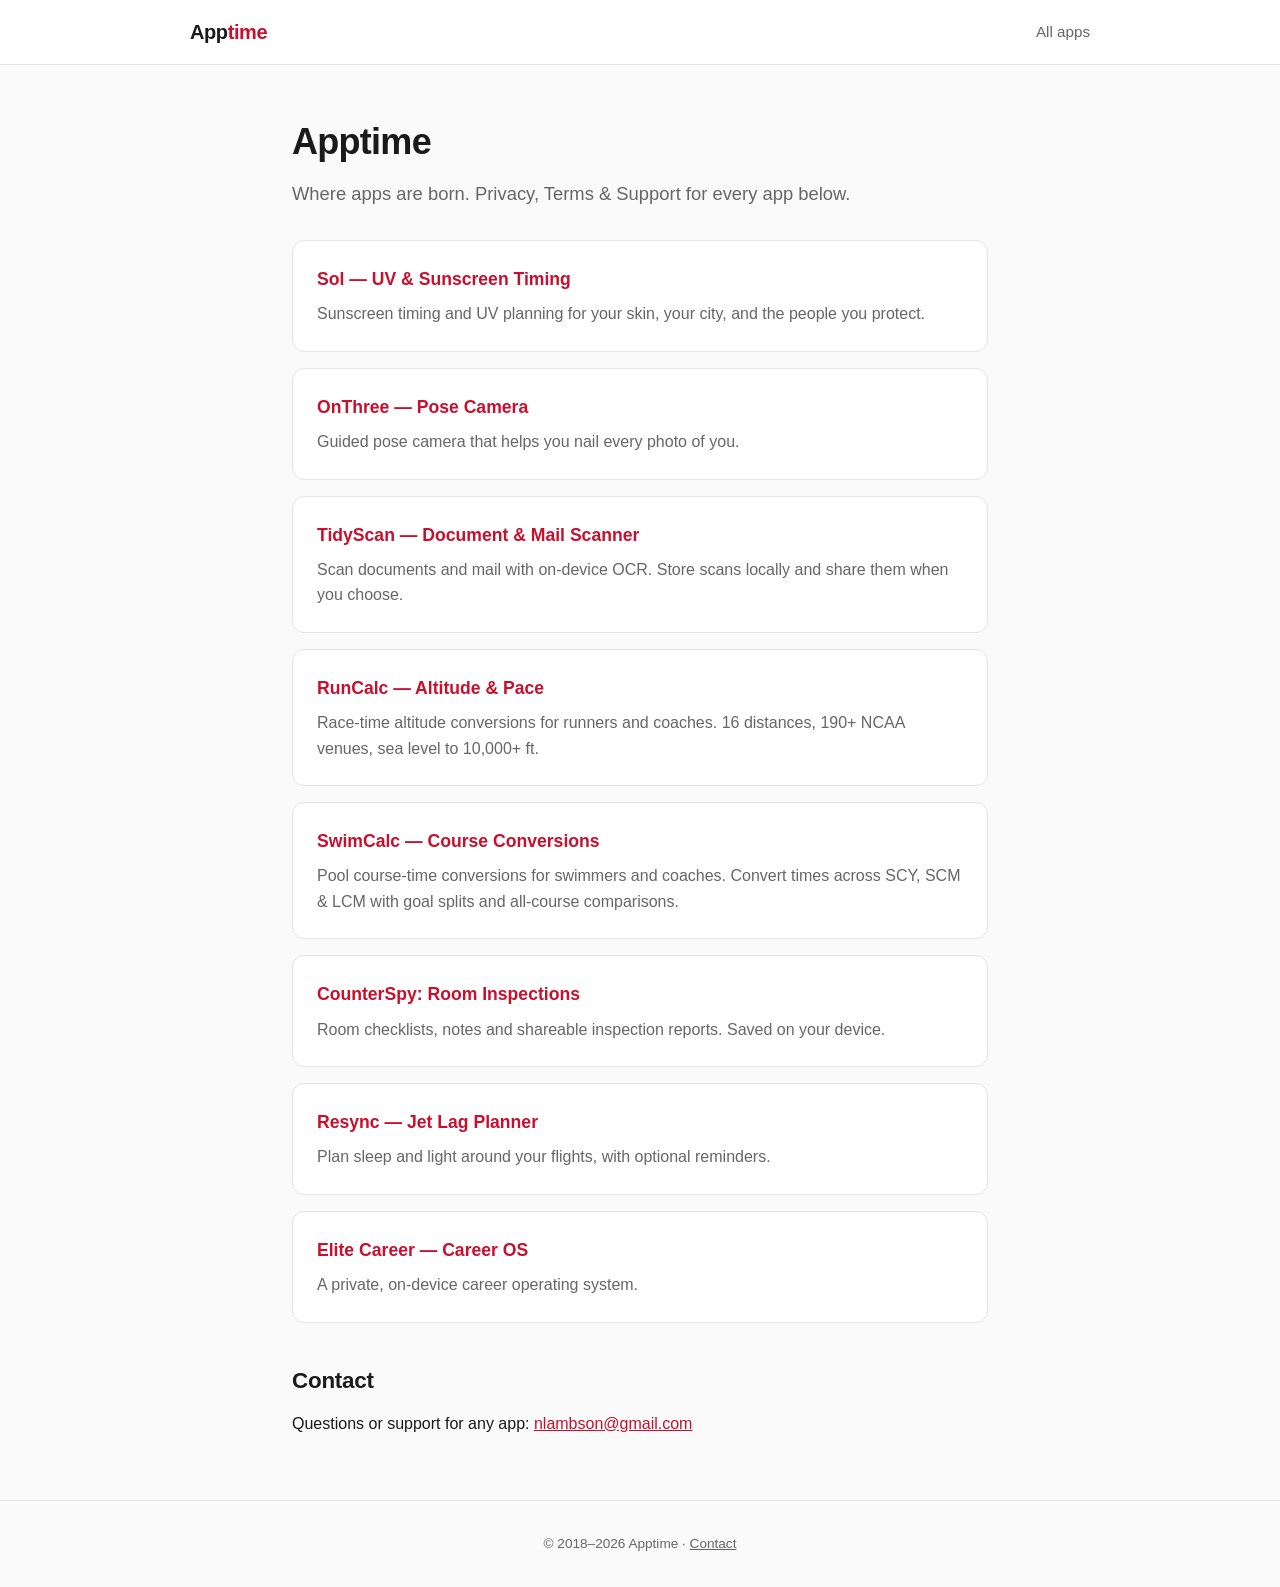
<file: index.html>
<!DOCTYPE html>
<html lang="en">
<head>
<meta charset="utf-8">
<meta name="viewport" content="width=device-width, initial-scale=1">
<title>Apptime — Apps by Nathan Lambson</title>
<link rel="stylesheet" href="/style.css">
</head>
<body>
<header>
  <nav>
    <a href="/" class="brand">App<span>time</span></a>
    <div class="links">
      <a href="/">All apps</a>
    </div>
  </nav>
</header>
<main>
  <h1>Apptime</h1>
  <p class="lede">Where apps are born. Privacy, Terms &amp; Support for every app below.</p>

  <a href="/sol.html" class="card">
    <h3>Sol — UV &amp; Sunscreen Timing</h3>
    <p>Sunscreen timing and UV planning for your skin, your city, and the people you protect.</p>
  </a>

  <a href="/onthree.html" class="card">
    <h3>OnThree — Pose Camera</h3>
    <p>Guided pose camera that helps you nail every photo of you.</p>
  </a>

  <a href="/tidyscan.html" class="card">
    <h3>TidyScan — Document &amp; Mail Scanner</h3>
    <p>Scan documents and mail with on-device OCR. Store scans locally and share them when you choose.</p>
  </a>

  <a href="/runcalc.html" class="card">
    <h3>RunCalc — Altitude &amp; Pace</h3>
    <p>Race-time altitude conversions for runners and coaches. 16 distances, 190+ NCAA venues, sea level to 10,000+ ft.</p>
  </a>

  <a href="/swimcalc.html" class="card">
    <h3>SwimCalc — Course Conversions</h3>
    <p>Pool course-time conversions for swimmers and coaches. Convert times across SCY, SCM &amp; LCM with goal splits and all-course comparisons.</p>
  </a>

  <a href="/counterspy.html" class="card">
    <h3>CounterSpy: Room Inspections</h3>
    <p>Room checklists, notes and shareable inspection reports. Saved on your device.</p>
  </a>

  <a href="/resync.html" class="card">
    <h3>Resync — Jet Lag Planner</h3>
    <p>Plan sleep and light around your flights, with optional reminders.</p>
  </a>

  <a href="/haos.html" class="card">
    <h3>Elite Career — Career OS</h3>
    <p>A private, on-device career operating system.</p>
  </a>

  <h2>Contact</h2>
  <p>Questions or support for any app: <a href="mailto:nlambson@gmail.com">nlambson@gmail.com</a></p>
</main>
<footer>
  &copy; 2018&ndash;2026 Apptime &middot; <a href="mailto:nlambson@gmail.com">Contact</a>
</footer>
</body>
</html>
</file>
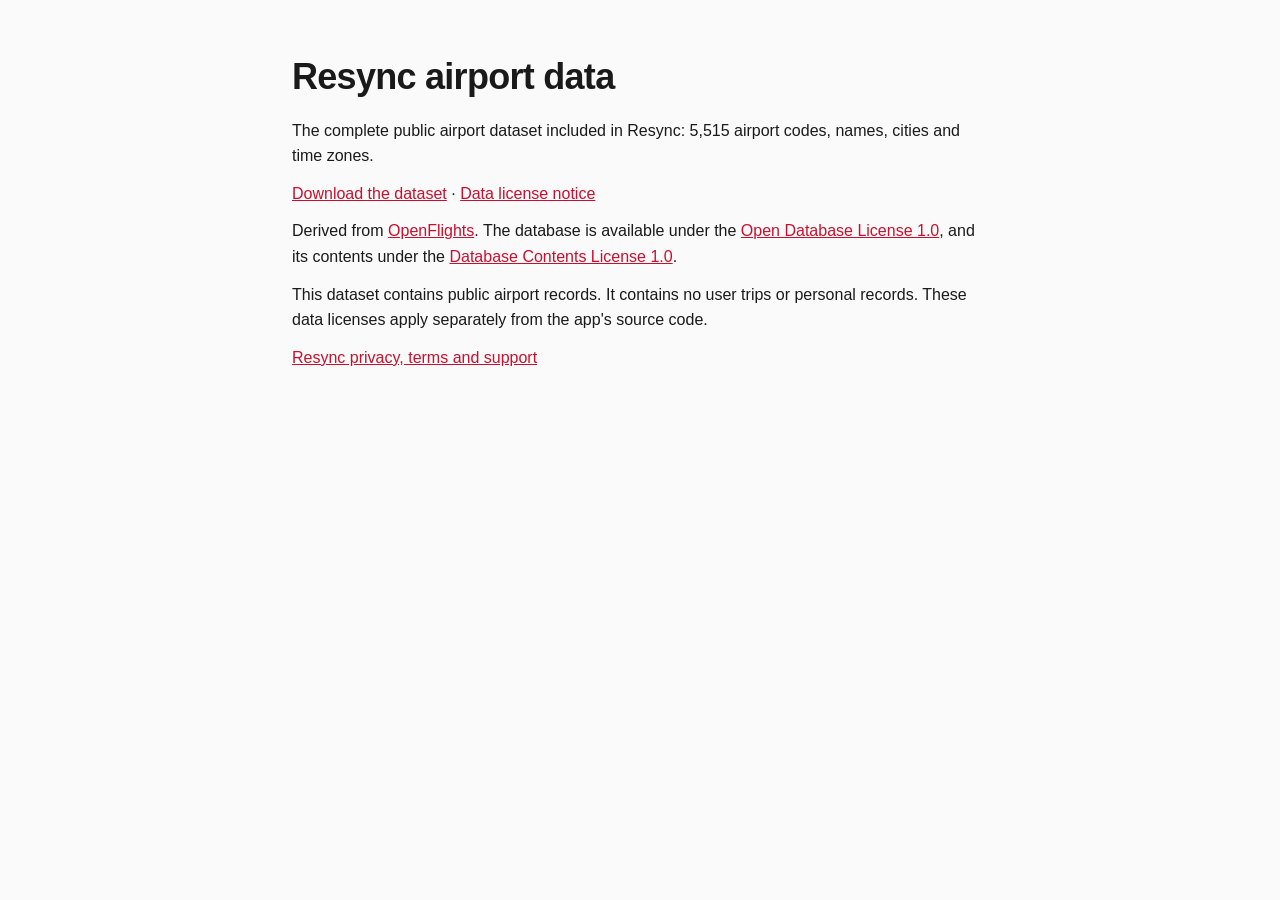
<file: data/resync/index.html>
<!doctype html>
<html lang="en">
<head><meta charset="utf-8"><meta name="viewport" content="width=device-width, initial-scale=1"><title>Resync airport data</title><link rel="stylesheet" href="/style.css"></head>
<body><main>
<h1>Resync airport data</h1>
<p>The complete public airport dataset included in Resync: 5,515 airport codes, names, cities and time zones.</p>
<p><a href="Airports.json">Download the dataset</a> &middot; <a href="LICENSE.txt">Data license notice</a></p>
<p>Derived from <a href="https://openflights.org/data.php#license">OpenFlights</a>. The database is available under the <a href="https://opendatacommons.org/licenses/odbl/1-0/">Open Database License 1.0</a>, and its contents under the <a href="https://opendatacommons.org/licenses/dbcl/1-0/">Database Contents License 1.0</a>.</p>
<p>This dataset contains public airport records. It contains no user trips or personal records. These data licenses apply separately from the app's source code.</p>
<p><a href="/resync.html">Resync privacy, terms and support</a></p>
</main></body></html>
</file>
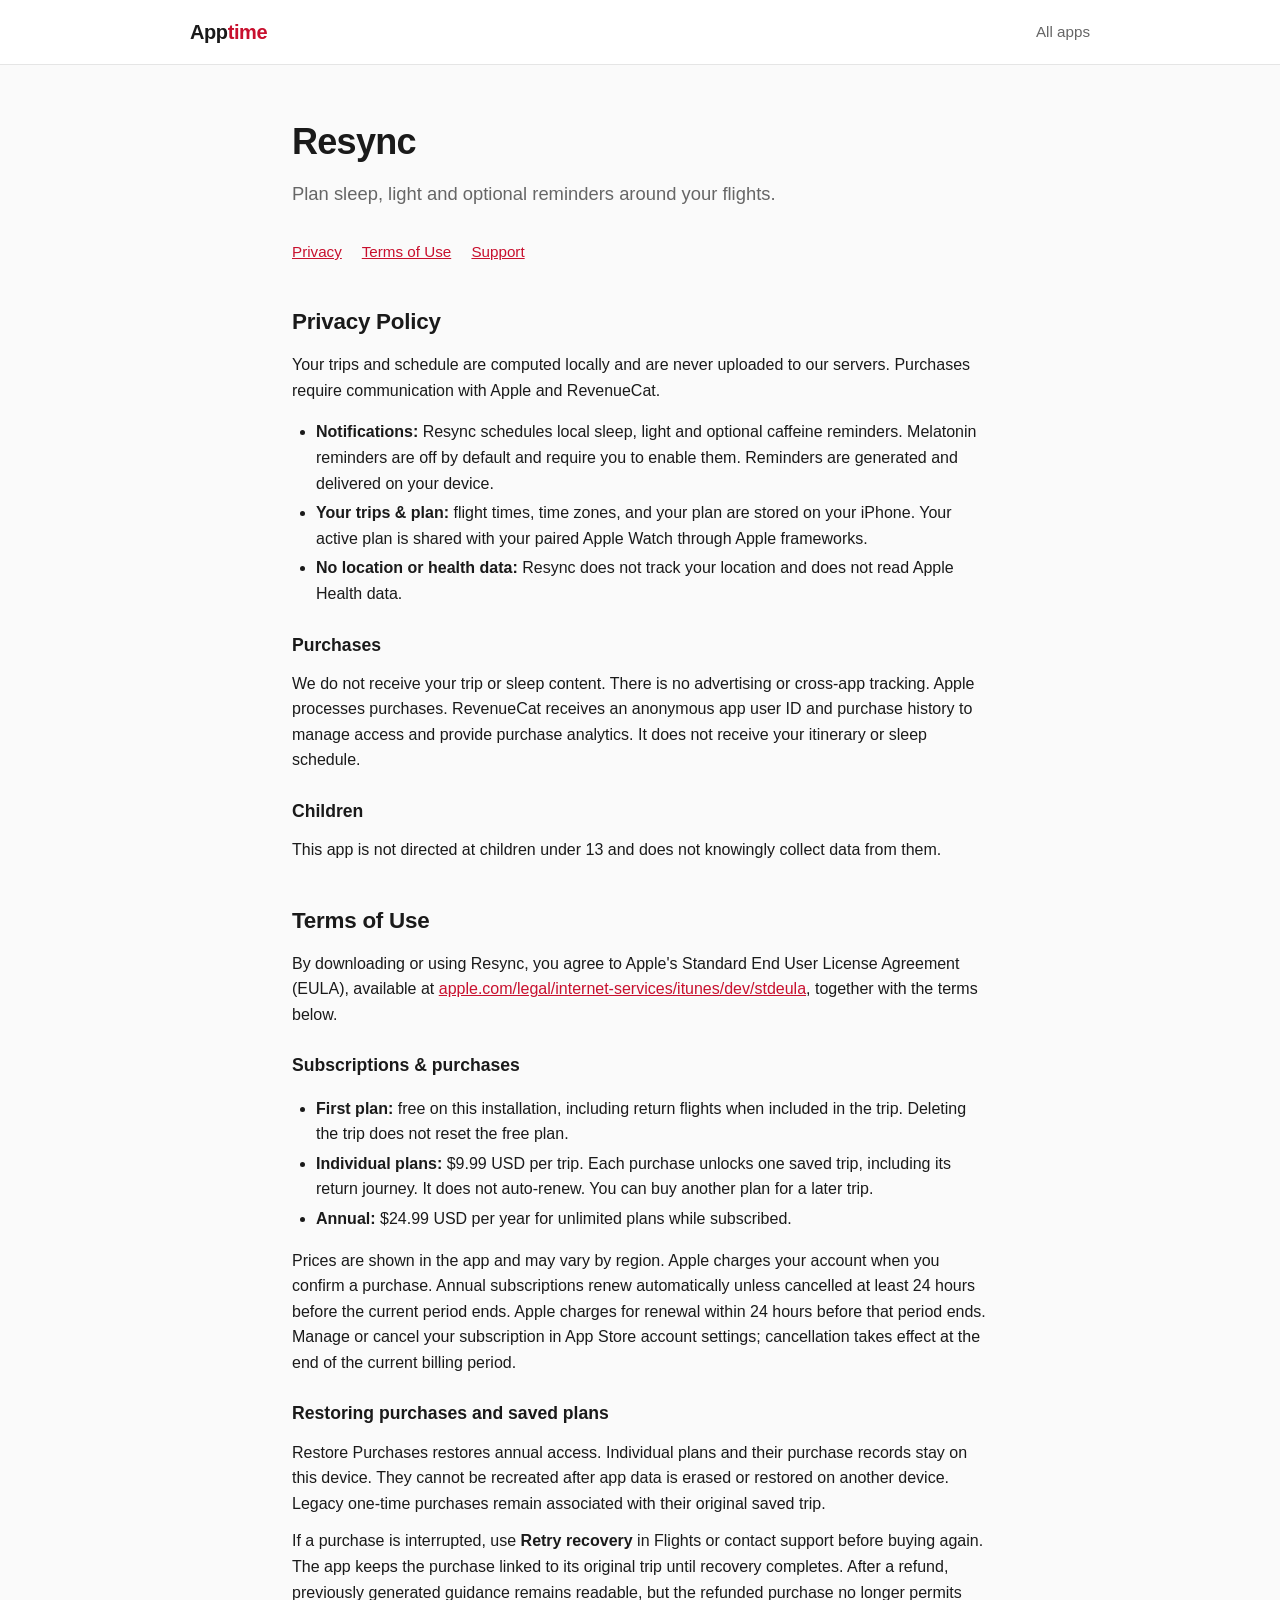
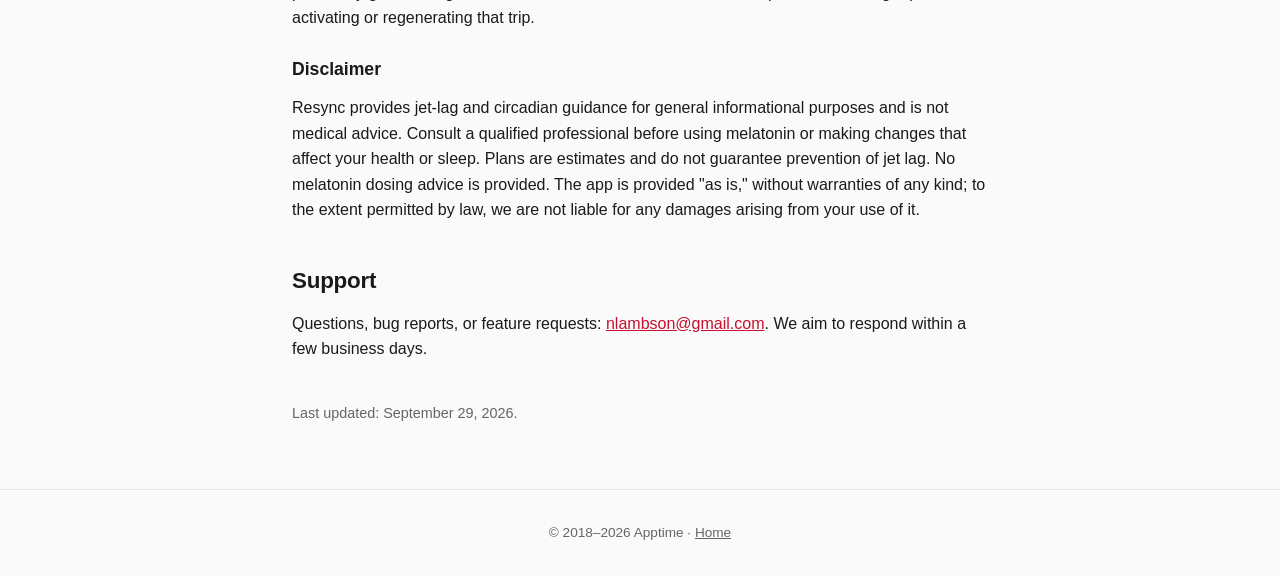
<file: resync/privacy/index.html>
<!DOCTYPE html>
<html lang="en">
<head>
<meta charset="utf-8">
<meta name="viewport" content="width=device-width, initial-scale=1">
<meta http-equiv="refresh" content="0; url=/resync.html">
<link rel="canonical" href="/resync.html">
<title>Resync — Privacy, Terms &amp; Support</title>
<link rel="stylesheet" href="/style.css">
</head>
<body>
<main>
  <p>This page has moved to <a href="/resync.html">nlambson.github.io/resync.html</a>. Redirecting&hellip;</p>
</main>
<script>location.replace("/resync.html");</script>
</body>
</html>
</file>
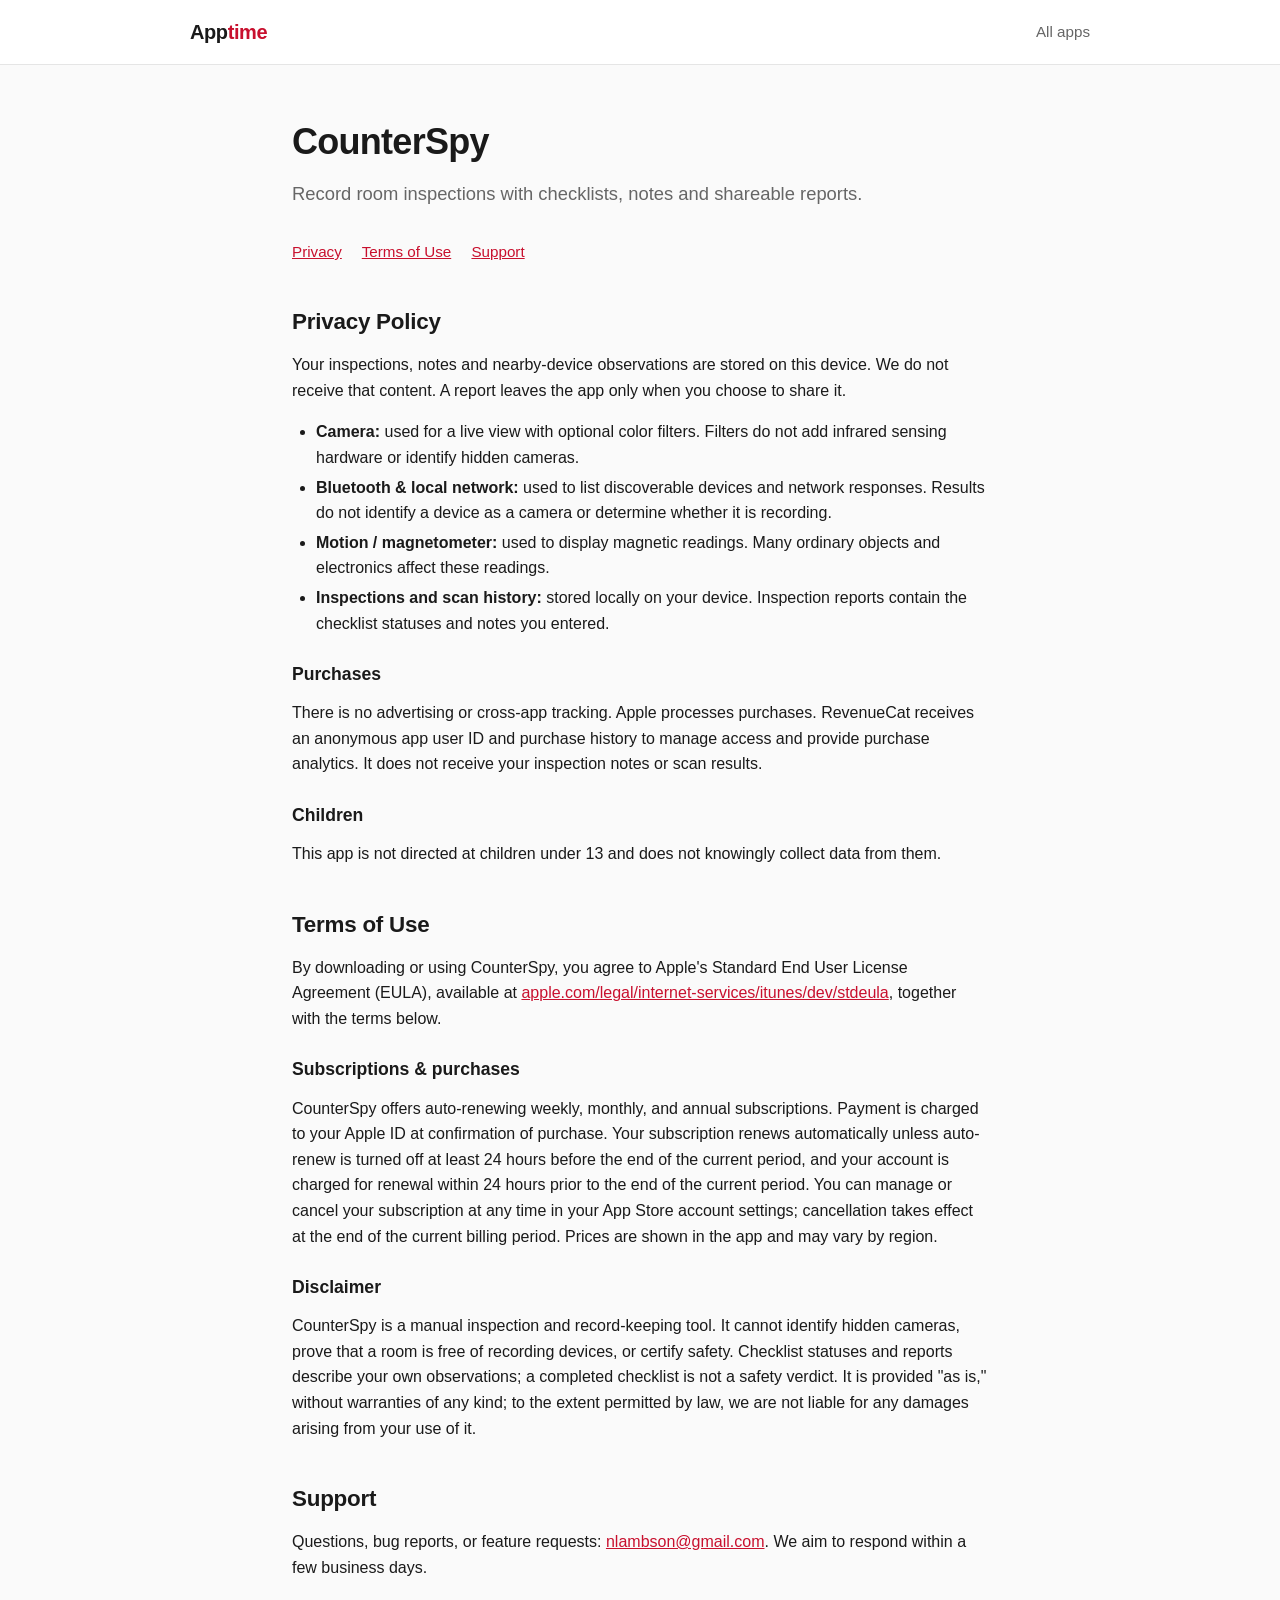
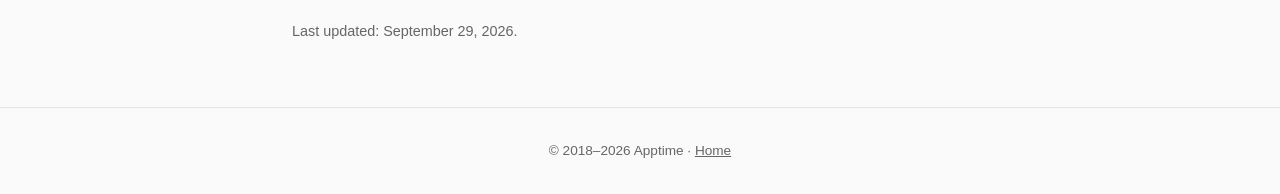
<file: counterspy.html>
<!DOCTYPE html>
<html lang="en">
<head>
<meta charset="utf-8">
<meta name="viewport" content="width=device-width, initial-scale=1">
<title>CounterSpy: Privacy, Terms &amp; Support</title>
<link rel="stylesheet" href="/style.css">
</head>
<body>
<header>
  <nav>
    <a href="/" class="brand">App<span>time</span></a>
    <div class="links">
      <a href="/">All apps</a>
    </div>
  </nav>
</header>
<main>
  <h1>CounterSpy</h1>
  <p class="lede">Record room inspections with checklists, notes and shareable reports.</p>
  <p class="subnav"><a href="#privacy">Privacy</a> <a href="#terms">Terms of Use</a> <a href="#support">Support</a></p>

  <h2 id="privacy">Privacy Policy</h2>
  <p>Your inspections, notes and nearby-device observations are stored on this device. We do not receive that content. A report leaves the app only when you choose to share it.</p>
  <ul>
    <li><strong>Camera:</strong> used for a live view with optional color filters. Filters do not add infrared sensing hardware or identify hidden cameras.</li>
    <li><strong>Bluetooth &amp; local network:</strong> used to list discoverable devices and network responses. Results do not identify a device as a camera or determine whether it is recording.</li>
    <li><strong>Motion / magnetometer:</strong> used to display magnetic readings. Many ordinary objects and electronics affect these readings.</li>
    <li><strong>Inspections and scan history:</strong> stored locally on your device. Inspection reports contain the checklist statuses and notes you entered.</li>
  </ul>
  <h3>Purchases</h3>
  <p>There is no advertising or cross-app tracking. Apple processes purchases. RevenueCat receives an anonymous app user ID and purchase history to manage access and provide purchase analytics. It does not receive your inspection notes or scan results.</p>
  <h3>Children</h3>
  <p>This app is not directed at children under 13 and does not knowingly collect data from them.</p>

  <h2 id="terms">Terms of Use</h2>
  <p>By downloading or using CounterSpy, you agree to Apple's Standard End User License Agreement (EULA), available at <a href="https://www.apple.com/legal/internet-services/itunes/dev/stdeula/">apple.com/legal/internet-services/itunes/dev/stdeula</a>, together with the terms below.</p>
  <h3>Subscriptions &amp; purchases</h3>
  <p>CounterSpy offers auto-renewing weekly, monthly, and annual subscriptions. Payment is charged to your Apple&nbsp;ID at confirmation of purchase. Your subscription renews automatically unless auto-renew is turned off at least 24 hours before the end of the current period, and your account is charged for renewal within 24 hours prior to the end of the current period. You can manage or cancel your subscription at any time in your App&nbsp;Store account settings; cancellation takes effect at the end of the current billing period. Prices are shown in the app and may vary by region.</p>
  <h3>Disclaimer</h3>
  <p>CounterSpy is a manual inspection and record-keeping tool. It cannot identify hidden cameras, prove that a room is free of recording devices, or certify safety. Checklist statuses and reports describe your own observations; a completed checklist is not a safety verdict. It is provided "as is," without warranties of any kind; to the extent permitted by law, we are not liable for any damages arising from your use of it.</p>

  <h2 id="support">Support</h2>
  <p>Questions, bug reports, or feature requests: <a href="mailto:nlambson@gmail.com">nlambson@gmail.com</a>. We aim to respond within a few business days.</p>

  <p class="updated">Last updated: September 29, 2026.</p>
</main>
<footer>
  &copy; 2018&ndash;2026 Apptime &middot; <a href="/">Home</a>
</footer>
</body>
</html>
</file>
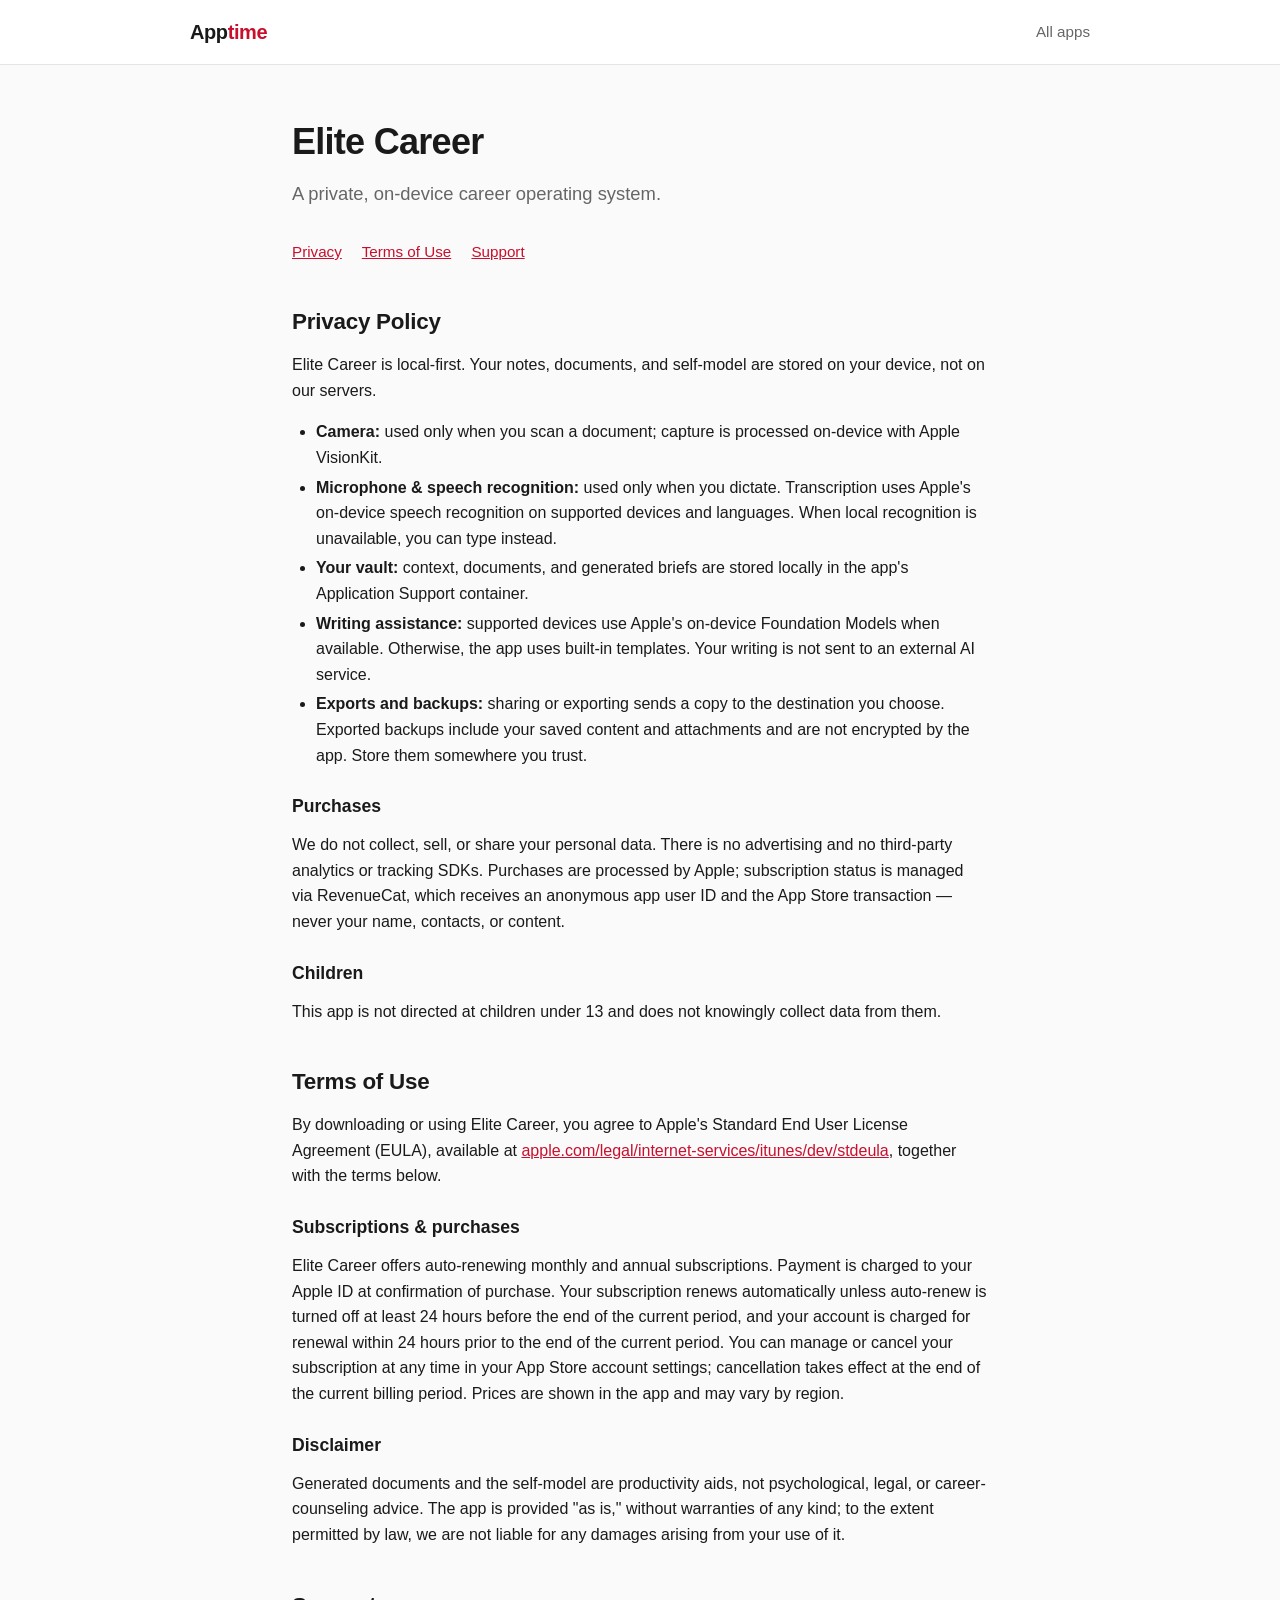
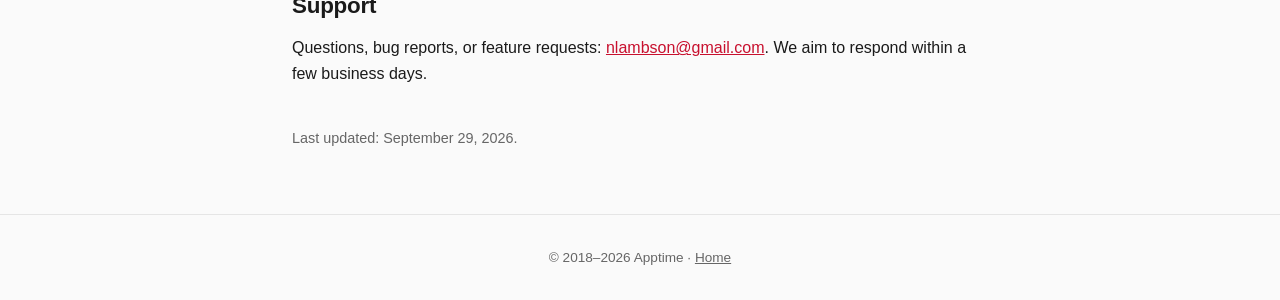
<file: haos.html>
<!DOCTYPE html>
<html lang="en">
<head>
<meta charset="utf-8">
<meta name="viewport" content="width=device-width, initial-scale=1">
<title>Elite Career — Privacy, Terms &amp; Support</title>
<link rel="stylesheet" href="/style.css">
</head>
<body>
<header>
  <nav>
    <a href="/" class="brand">App<span>time</span></a>
    <div class="links">
      <a href="/">All apps</a>
    </div>
  </nav>
</header>
<main>
  <h1>Elite Career</h1>
  <p class="lede">A private, on-device career operating system.</p>
  <p class="subnav"><a href="#privacy">Privacy</a> <a href="#terms">Terms of Use</a> <a href="#support">Support</a></p>

  <h2 id="privacy">Privacy Policy</h2>
  <p>Elite Career is local-first. Your notes, documents, and self-model are stored on your device, not on our servers.</p>
  <ul>
    <li><strong>Camera:</strong> used only when you scan a document; capture is processed on-device with Apple VisionKit.</li>
    <li><strong>Microphone &amp; speech recognition:</strong> used only when you dictate. Transcription uses Apple's on-device speech recognition on supported devices and languages. When local recognition is unavailable, you can type instead.</li>
    <li><strong>Your vault:</strong> context, documents, and generated briefs are stored locally in the app's Application Support container.</li>
    <li><strong>Writing assistance:</strong> supported devices use Apple's on-device Foundation Models when available. Otherwise, the app uses built-in templates. Your writing is not sent to an external AI service.</li>
    <li><strong>Exports and backups:</strong> sharing or exporting sends a copy to the destination you choose. Exported backups include your saved content and attachments and are not encrypted by the app. Store them somewhere you trust.</li>
  </ul>
  <h3>Purchases</h3>
  <p>We do not collect, sell, or share your personal data. There is no advertising and no third-party analytics or tracking SDKs. Purchases are processed by Apple; subscription status is managed via RevenueCat, which receives an anonymous app user ID and the App Store transaction &mdash; never your name, contacts, or content.</p>
  <h3>Children</h3>
  <p>This app is not directed at children under 13 and does not knowingly collect data from them.</p>

  <h2 id="terms">Terms of Use</h2>
  <p>By downloading or using Elite Career, you agree to Apple's Standard End User License Agreement (EULA), available at <a href="https://www.apple.com/legal/internet-services/itunes/dev/stdeula/">apple.com/legal/internet-services/itunes/dev/stdeula</a>, together with the terms below.</p>
  <h3>Subscriptions &amp; purchases</h3>
  <p>Elite Career offers auto-renewing monthly and annual subscriptions. Payment is charged to your Apple&nbsp;ID at confirmation of purchase. Your subscription renews automatically unless auto-renew is turned off at least 24 hours before the end of the current period, and your account is charged for renewal within 24 hours prior to the end of the current period. You can manage or cancel your subscription at any time in your App&nbsp;Store account settings; cancellation takes effect at the end of the current billing period. Prices are shown in the app and may vary by region.</p>
  <h3>Disclaimer</h3>
  <p>Generated documents and the self-model are productivity aids, not psychological, legal, or career-counseling advice. The app is provided "as is," without warranties of any kind; to the extent permitted by law, we are not liable for any damages arising from your use of it.</p>

  <h2 id="support">Support</h2>
  <p>Questions, bug reports, or feature requests: <a href="mailto:nlambson@gmail.com">nlambson@gmail.com</a>. We aim to respond within a few business days.</p>

  <p class="updated">Last updated: September 29, 2026.</p>
</main>
<footer>
  &copy; 2018&ndash;2026 Apptime &middot; <a href="/">Home</a>
</footer>
</body>
</html>
</file>
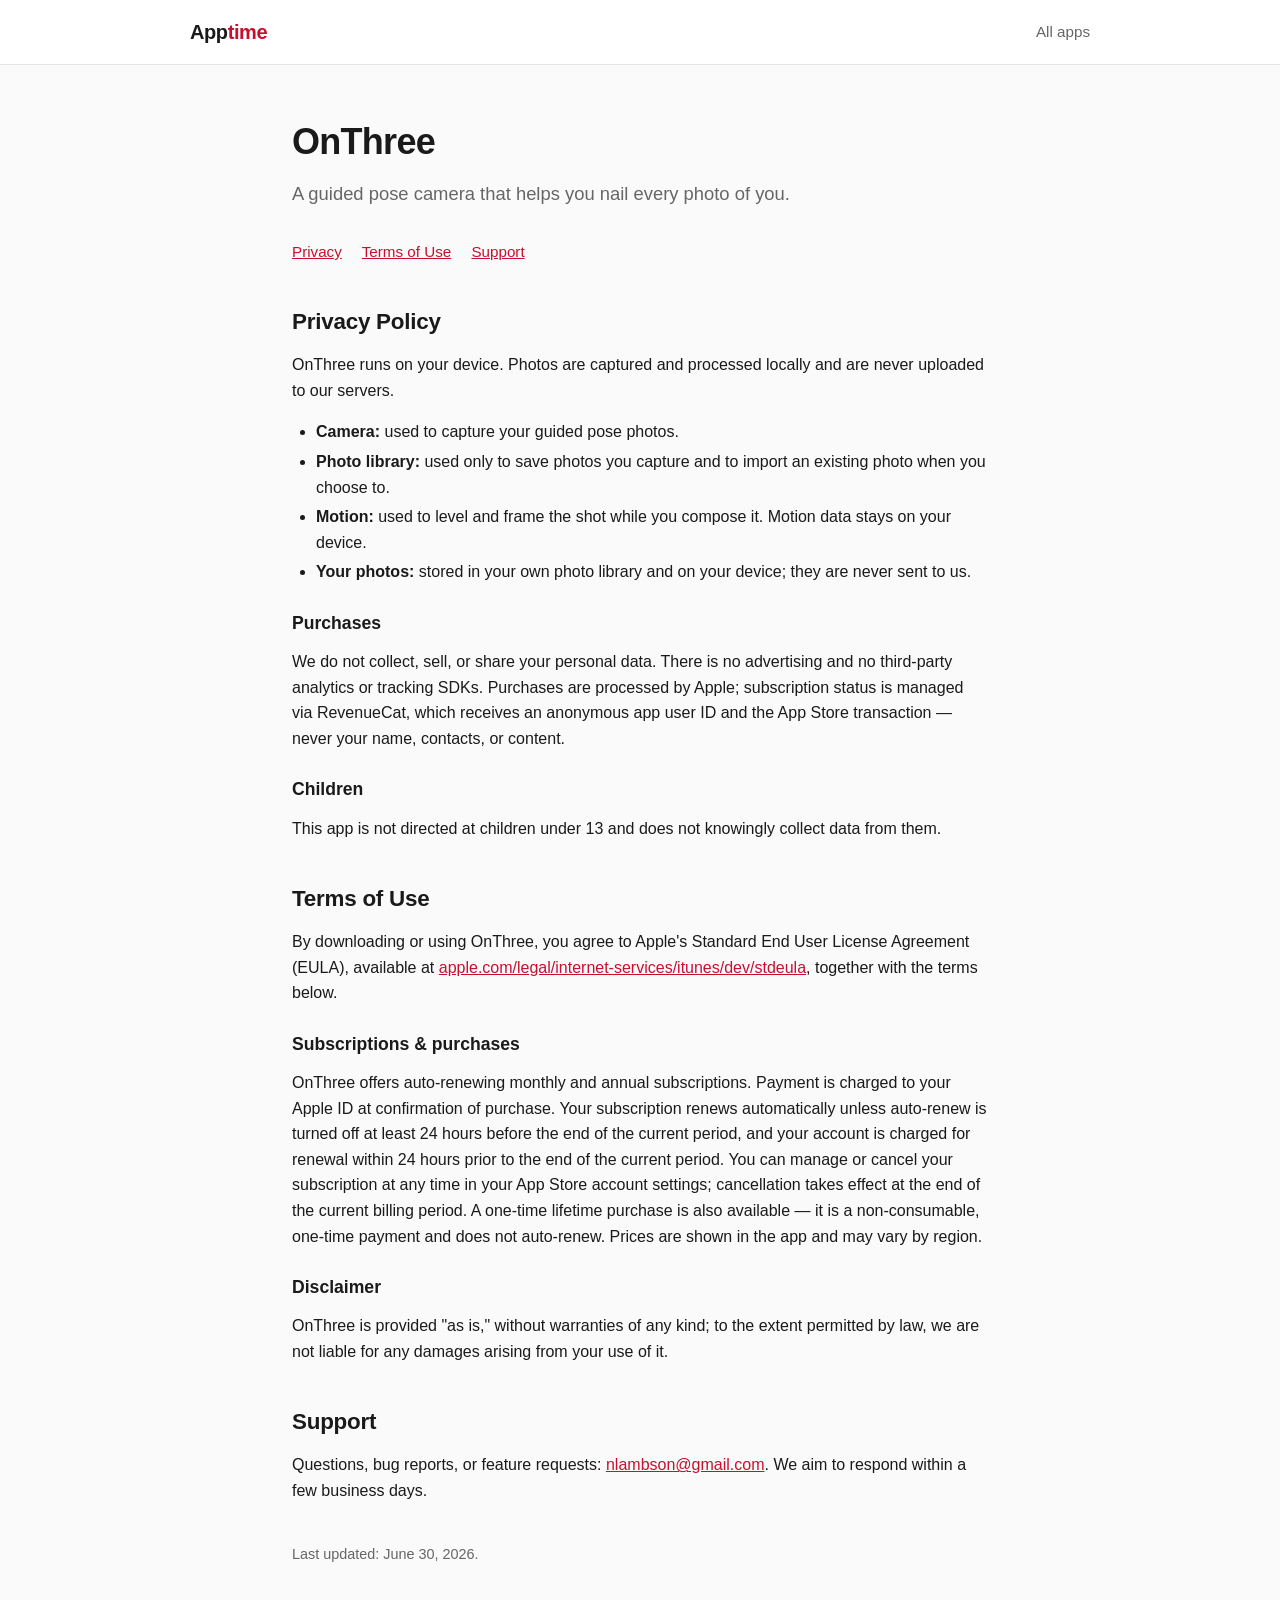
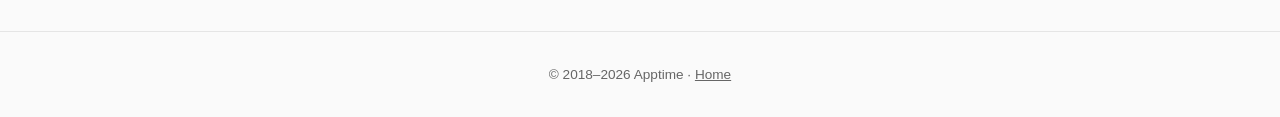
<file: onthree.html>
<!DOCTYPE html>
<html lang="en">
<head>
<meta charset="utf-8">
<meta name="viewport" content="width=device-width, initial-scale=1">
<title>OnThree — Privacy, Terms &amp; Support</title>
<link rel="stylesheet" href="/style.css">
</head>
<body>
<header>
  <nav>
    <a href="/" class="brand">App<span>time</span></a>
    <div class="links">
      <a href="/">All apps</a>
    </div>
  </nav>
</header>
<main>
  <h1>OnThree</h1>
  <p class="lede">A guided pose camera that helps you nail every photo of you.</p>
  <p class="subnav"><a href="#privacy">Privacy</a> <a href="#terms">Terms of Use</a> <a href="#support">Support</a></p>

  <h2 id="privacy">Privacy Policy</h2>
  <p>OnThree runs on your device. Photos are captured and processed locally and are never uploaded to our servers.</p>
  <ul>
    <li><strong>Camera:</strong> used to capture your guided pose photos.</li>
    <li><strong>Photo library:</strong> used only to save photos you capture and to import an existing photo when you choose to.</li>
    <li><strong>Motion:</strong> used to level and frame the shot while you compose it. Motion data stays on your device.</li>
    <li><strong>Your photos:</strong> stored in your own photo library and on your device; they are never sent to us.</li>
  </ul>
  <h3>Purchases</h3>
  <p>We do not collect, sell, or share your personal data. There is no advertising and no third-party analytics or tracking SDKs. Purchases are processed by Apple; subscription status is managed via RevenueCat, which receives an anonymous app user ID and the App Store transaction &mdash; never your name, contacts, or content.</p>
  <h3>Children</h3>
  <p>This app is not directed at children under 13 and does not knowingly collect data from them.</p>

  <h2 id="terms">Terms of Use</h2>
  <p>By downloading or using OnThree, you agree to Apple's Standard End User License Agreement (EULA), available at <a href="https://www.apple.com/legal/internet-services/itunes/dev/stdeula/">apple.com/legal/internet-services/itunes/dev/stdeula</a>, together with the terms below.</p>
  <h3>Subscriptions &amp; purchases</h3>
  <p>OnThree offers auto-renewing monthly and annual subscriptions. Payment is charged to your Apple&nbsp;ID at confirmation of purchase. Your subscription renews automatically unless auto-renew is turned off at least 24 hours before the end of the current period, and your account is charged for renewal within 24 hours prior to the end of the current period. You can manage or cancel your subscription at any time in your App&nbsp;Store account settings; cancellation takes effect at the end of the current billing period. A one-time lifetime purchase is also available &mdash; it is a non-consumable, one-time payment and does not auto-renew. Prices are shown in the app and may vary by region.</p>
  <h3>Disclaimer</h3>
  <p>OnThree is provided "as is," without warranties of any kind; to the extent permitted by law, we are not liable for any damages arising from your use of it.</p>

  <h2 id="support">Support</h2>
  <p>Questions, bug reports, or feature requests: <a href="mailto:nlambson@gmail.com">nlambson@gmail.com</a>. We aim to respond within a few business days.</p>

  <p class="updated">Last updated: June 30, 2026.</p>
</main>
<footer>
  &copy; 2018&ndash;2026 Apptime &middot; <a href="/">Home</a>
</footer>
</body>
</html>
</file>
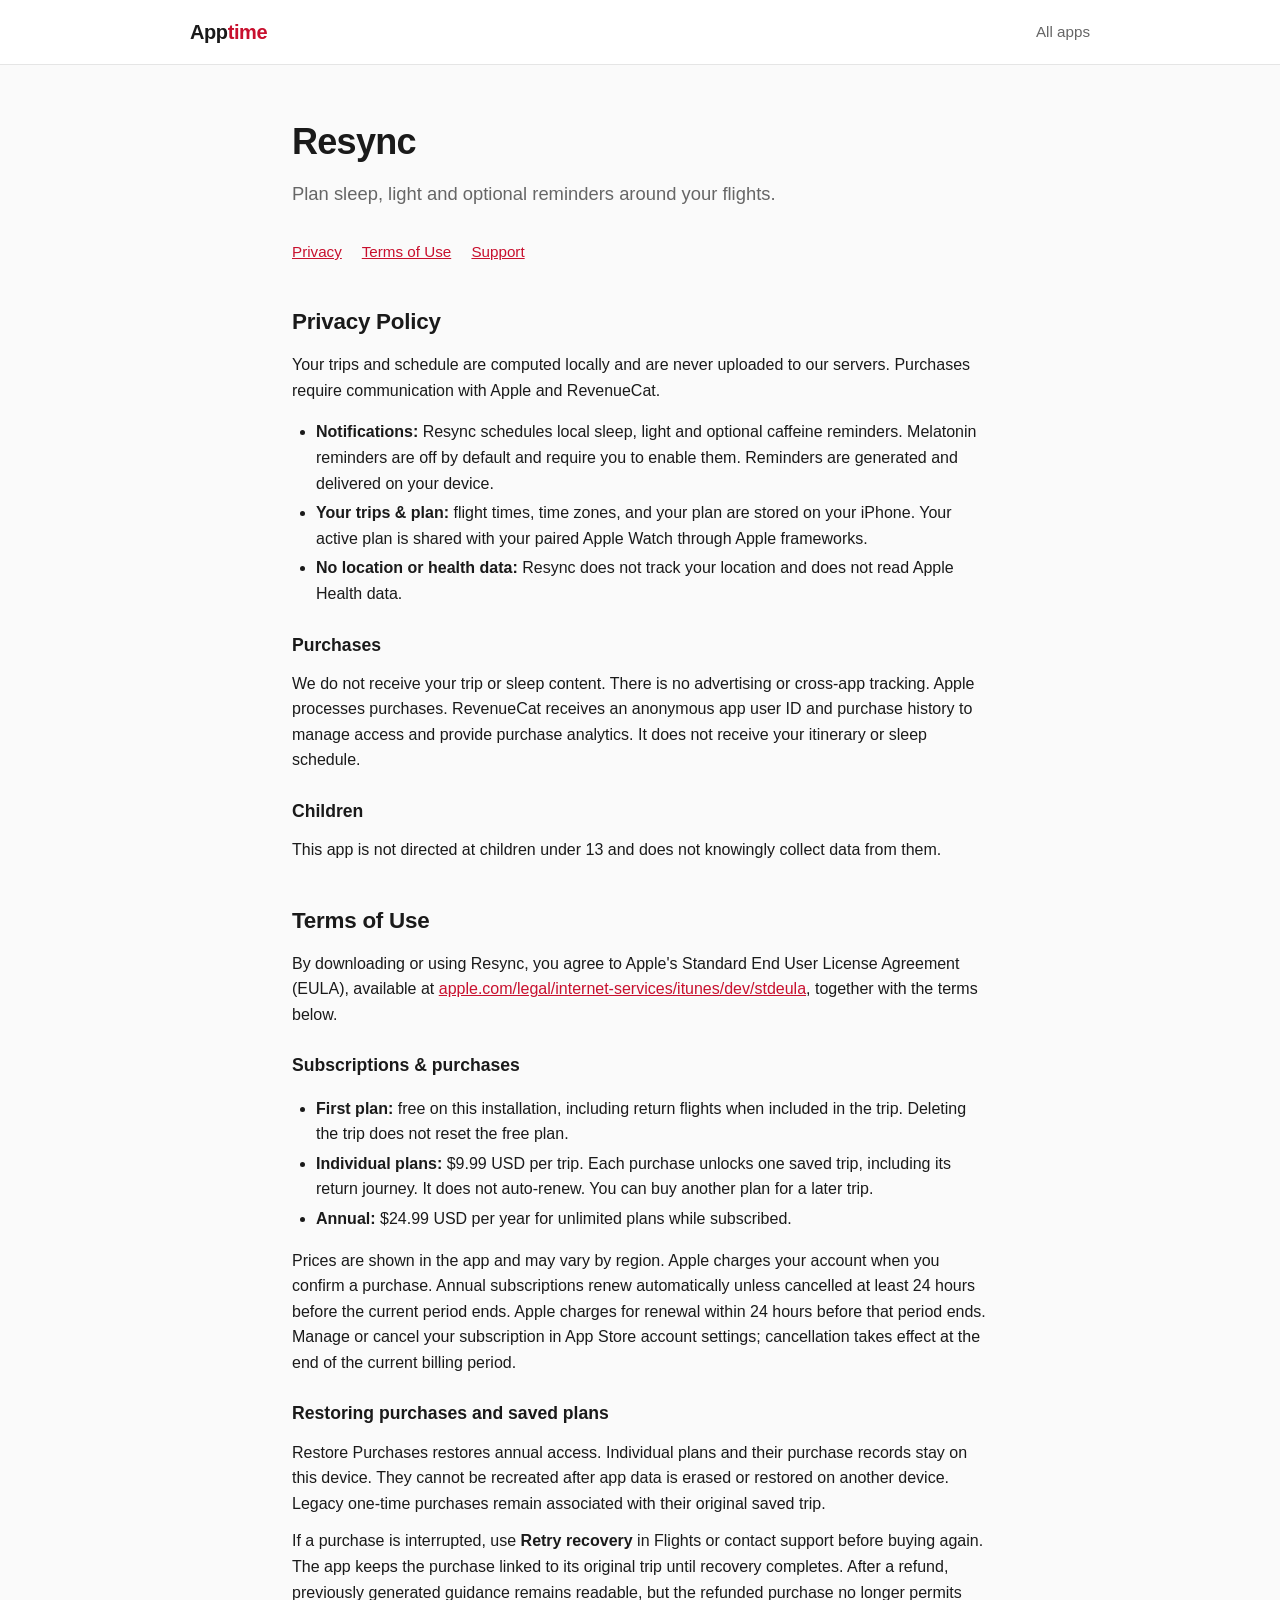
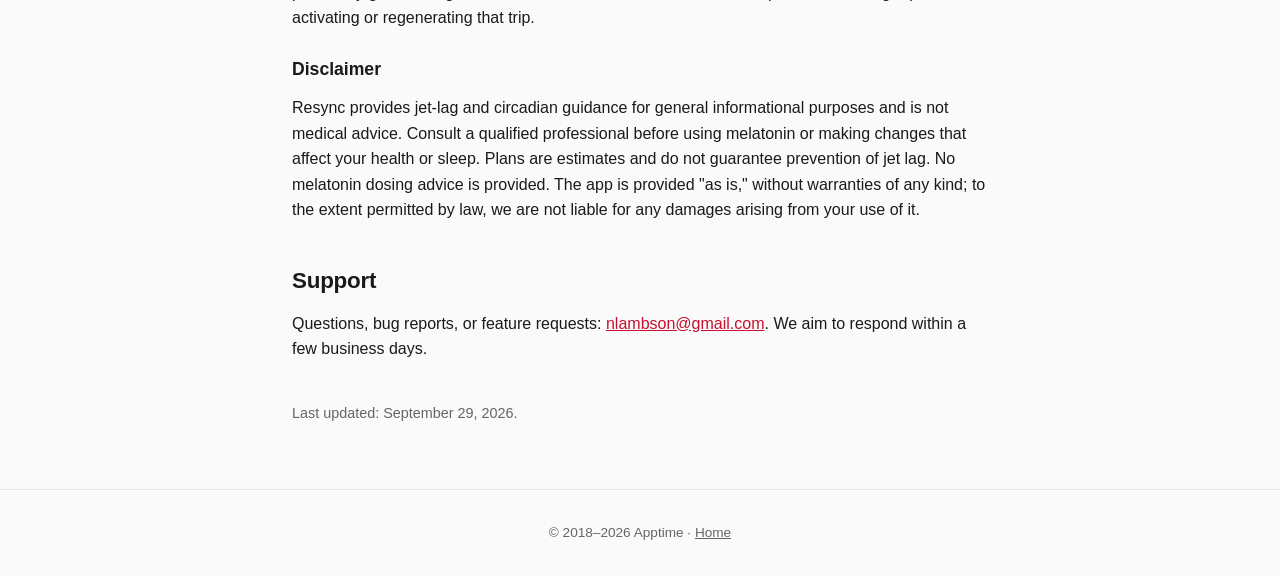
<file: resync.html>
<!DOCTYPE html>
<html lang="en">
<head>
<meta charset="utf-8">
<meta name="viewport" content="width=device-width, initial-scale=1">
<title>Resync: Privacy, Terms &amp; Support</title>
<link rel="stylesheet" href="/style.css">
</head>
<body>
<header>
  <nav>
    <a href="/" class="brand">App<span>time</span></a>
    <div class="links">
      <a href="/">All apps</a>
    </div>
  </nav>
</header>
<main>
  <h1>Resync</h1>
  <p class="lede">Plan sleep, light and optional reminders around your flights.</p>
  <p class="subnav"><a href="#privacy">Privacy</a> <a href="#terms">Terms of Use</a> <a href="#support">Support</a></p>

  <h2 id="privacy">Privacy Policy</h2>
  <p>Your trips and schedule are computed locally and are never uploaded to our servers. Purchases require communication with Apple and RevenueCat.</p>
  <ul>
    <li><strong>Notifications:</strong> Resync schedules local sleep, light and optional caffeine reminders. Melatonin reminders are off by default and require you to enable them. Reminders are generated and delivered on your device.</li>
    <li><strong>Your trips &amp; plan:</strong> flight times, time zones, and your plan are stored on your iPhone. Your active plan is shared with your paired Apple Watch through Apple frameworks.</li>
    <li><strong>No location or health data:</strong> Resync does not track your location and does not read Apple Health data.</li>
  </ul>
  <h3>Purchases</h3>
  <p>We do not receive your trip or sleep content. There is no advertising or cross-app tracking. Apple processes purchases. RevenueCat receives an anonymous app user ID and purchase history to manage access and provide purchase analytics. It does not receive your itinerary or sleep schedule.</p>
  <h3>Children</h3>
  <p>This app is not directed at children under 13 and does not knowingly collect data from them.</p>

  <h2 id="terms">Terms of Use</h2>
  <p>By downloading or using Resync, you agree to Apple's Standard End User License Agreement (EULA), available at <a href="https://www.apple.com/legal/internet-services/itunes/dev/stdeula/">apple.com/legal/internet-services/itunes/dev/stdeula</a>, together with the terms below.</p>
  <h3>Subscriptions &amp; purchases</h3>
  <ul>
    <li><strong>First plan:</strong> free on this installation, including return flights when included in the trip. Deleting the trip does not reset the free plan.</li>
    <li><strong>Individual plans:</strong> $9.99 USD per trip. Each purchase unlocks one saved trip, including its return journey. It does not auto-renew. You can buy another plan for a later trip.</li>
    <li><strong>Annual:</strong> $24.99 USD per year for unlimited plans while subscribed.</li>
  </ul>
  <p>Prices are shown in the app and may vary by region. Apple charges your account when you confirm a purchase. Annual subscriptions renew automatically unless cancelled at least 24 hours before the current period ends. Apple charges for renewal within 24 hours before that period ends. Manage or cancel your subscription in App Store account settings; cancellation takes effect at the end of the current billing period.</p>
  <h3>Restoring purchases and saved plans</h3>
  <p>Restore Purchases restores annual access. Individual plans and their purchase records stay on this device. They cannot be recreated after app data is erased or restored on another device. Legacy one-time purchases remain associated with their original saved trip.</p>
  <p>If a purchase is interrupted, use <strong>Retry recovery</strong> in Flights or contact support before buying again. The app keeps the purchase linked to its original trip until recovery completes. After a refund, previously generated guidance remains readable, but the refunded purchase no longer permits activating or regenerating that trip.</p>
  <h3>Disclaimer</h3>
  <p>Resync provides jet-lag and circadian guidance for general informational purposes and is not medical advice. Consult a qualified professional before using melatonin or making changes that affect your health or sleep. Plans are estimates and do not guarantee prevention of jet lag. No melatonin dosing advice is provided. The app is provided "as is," without warranties of any kind; to the extent permitted by law, we are not liable for any damages arising from your use of it.</p>

  <h2 id="support">Support</h2>
  <p>Questions, bug reports, or feature requests: <a href="mailto:nlambson@gmail.com">nlambson@gmail.com</a>. We aim to respond within a few business days.</p>

  <p class="updated">Last updated: September 29, 2026.</p>
</main>
<footer>
  &copy; 2018&ndash;2026 Apptime &middot; <a href="/">Home</a>
</footer>
</body>
</html>
</file>
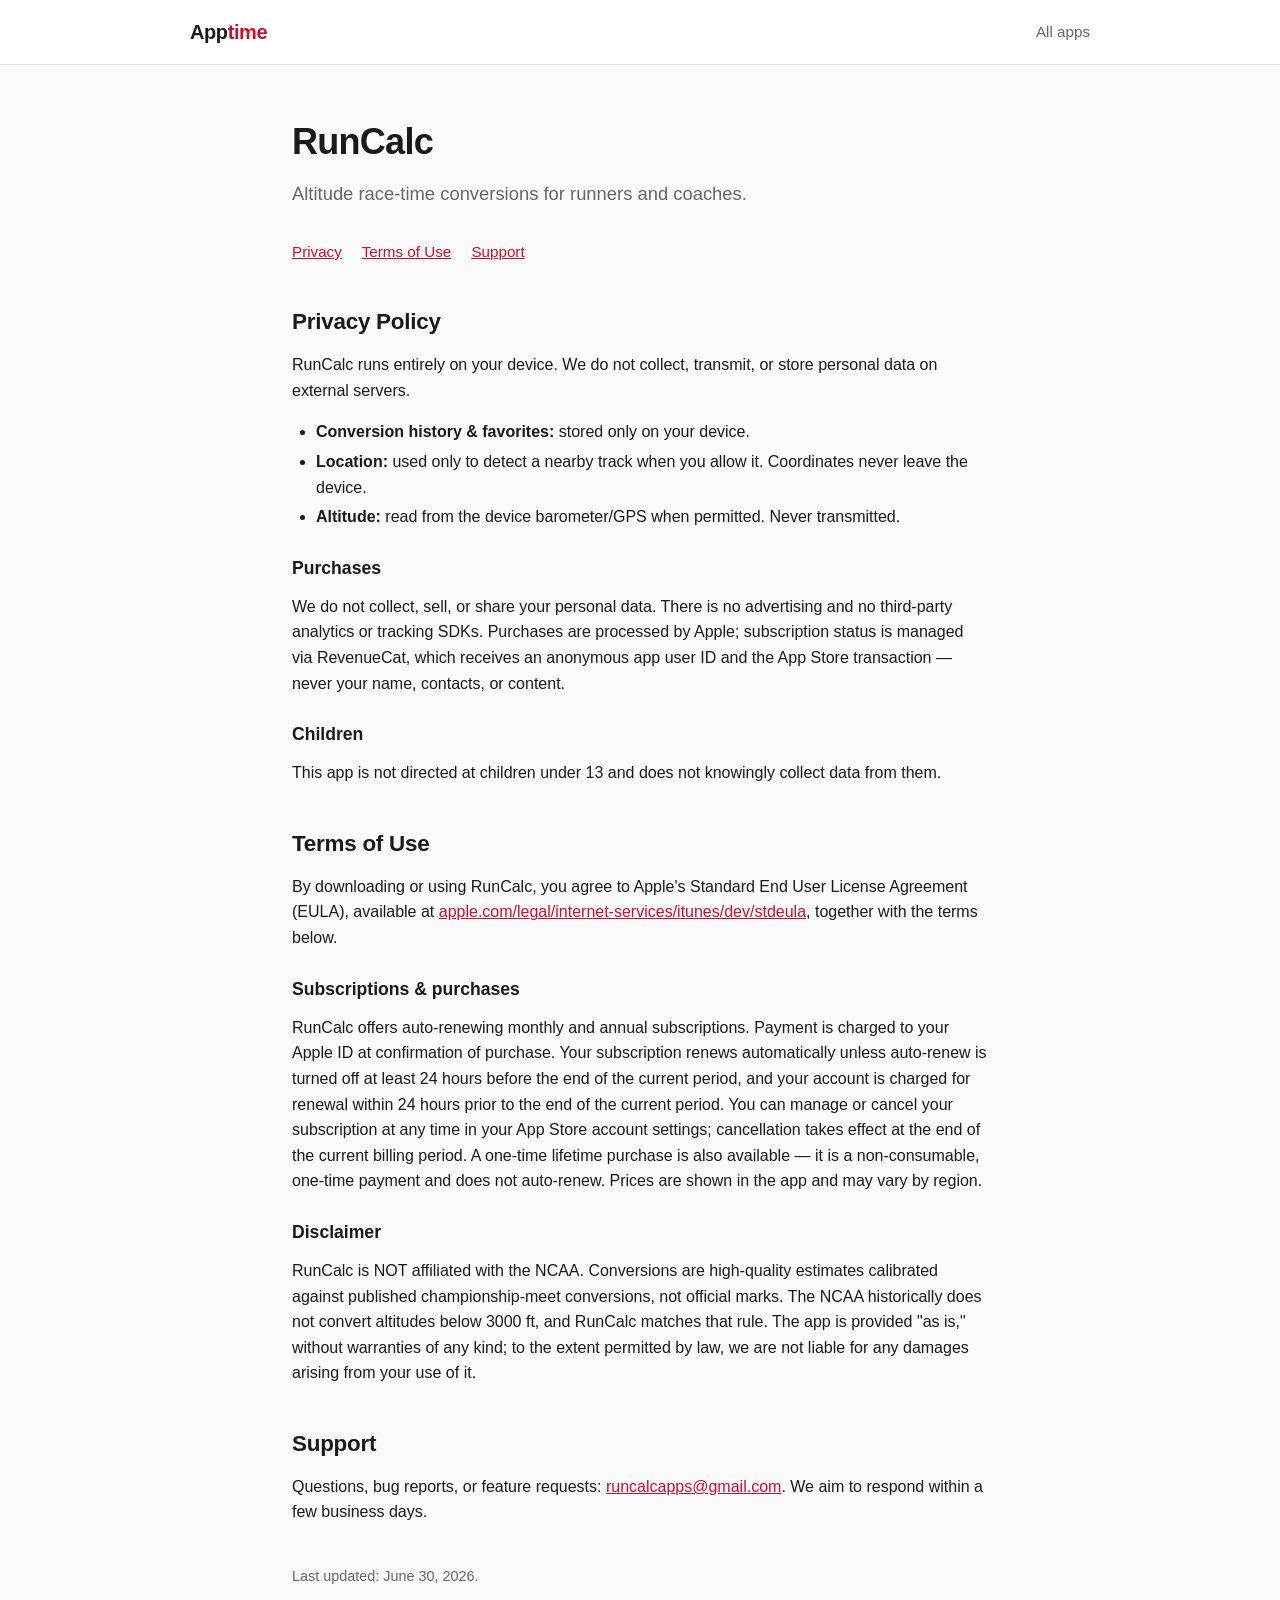
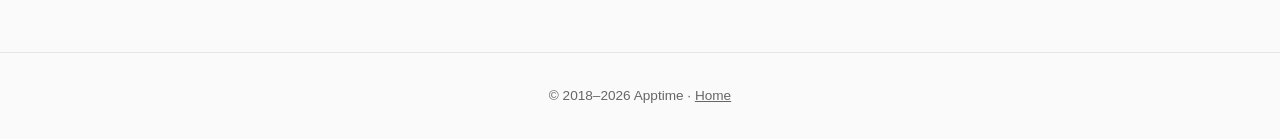
<file: runcalc.html>
<!DOCTYPE html>
<html lang="en">
<head>
<meta charset="utf-8">
<meta name="viewport" content="width=device-width, initial-scale=1">
<title>RunCalc — Privacy, Terms &amp; Support</title>
<link rel="stylesheet" href="/style.css">
</head>
<body>
<header>
  <nav>
    <a href="/" class="brand">App<span>time</span></a>
    <div class="links">
      <a href="/">All apps</a>
    </div>
  </nav>
</header>
<main>
  <h1>RunCalc</h1>
  <p class="lede">Altitude race-time conversions for runners and coaches.</p>
  <p class="subnav"><a href="#privacy">Privacy</a> <a href="#terms">Terms of Use</a> <a href="#support">Support</a></p>

  <h2 id="privacy">Privacy Policy</h2>
  <p>RunCalc runs entirely on your device. We do not collect, transmit, or store personal data on external servers.</p>
  <ul>
    <li><strong>Conversion history &amp; favorites:</strong> stored only on your device.</li>
    <li><strong>Location:</strong> used only to detect a nearby track when you allow it. Coordinates never leave the device.</li>
    <li><strong>Altitude:</strong> read from the device barometer/GPS when permitted. Never transmitted.</li>
  </ul>
  <h3>Purchases</h3>
  <p>We do not collect, sell, or share your personal data. There is no advertising and no third-party analytics or tracking SDKs. Purchases are processed by Apple; subscription status is managed via RevenueCat, which receives an anonymous app user ID and the App Store transaction &mdash; never your name, contacts, or content.</p>
  <h3>Children</h3>
  <p>This app is not directed at children under 13 and does not knowingly collect data from them.</p>

  <h2 id="terms">Terms of Use</h2>
  <p>By downloading or using RunCalc, you agree to Apple's Standard End User License Agreement (EULA), available at <a href="https://www.apple.com/legal/internet-services/itunes/dev/stdeula/">apple.com/legal/internet-services/itunes/dev/stdeula</a>, together with the terms below.</p>
  <h3>Subscriptions &amp; purchases</h3>
  <p>RunCalc offers auto-renewing monthly and annual subscriptions. Payment is charged to your Apple&nbsp;ID at confirmation of purchase. Your subscription renews automatically unless auto-renew is turned off at least 24 hours before the end of the current period, and your account is charged for renewal within 24 hours prior to the end of the current period. You can manage or cancel your subscription at any time in your App&nbsp;Store account settings; cancellation takes effect at the end of the current billing period. A one-time lifetime purchase is also available &mdash; it is a non-consumable, one-time payment and does not auto-renew. Prices are shown in the app and may vary by region.</p>
  <h3>Disclaimer</h3>
  <p>RunCalc is NOT affiliated with the NCAA. Conversions are high-quality estimates calibrated against published championship-meet conversions, not official marks. The NCAA historically does not convert altitudes below 3000&nbsp;ft, and RunCalc matches that rule. The app is provided "as is," without warranties of any kind; to the extent permitted by law, we are not liable for any damages arising from your use of it.</p>

  <h2 id="support">Support</h2>
  <p>Questions, bug reports, or feature requests: <a href="mailto:runcalcapps@gmail.com">runcalcapps@gmail.com</a>. We aim to respond within a few business days.</p>

  <p class="updated">Last updated: June 30, 2026.</p>
</main>
<footer>
  &copy; 2018&ndash;2026 Apptime &middot; <a href="/">Home</a>
</footer>
</body>
</html>
</file>
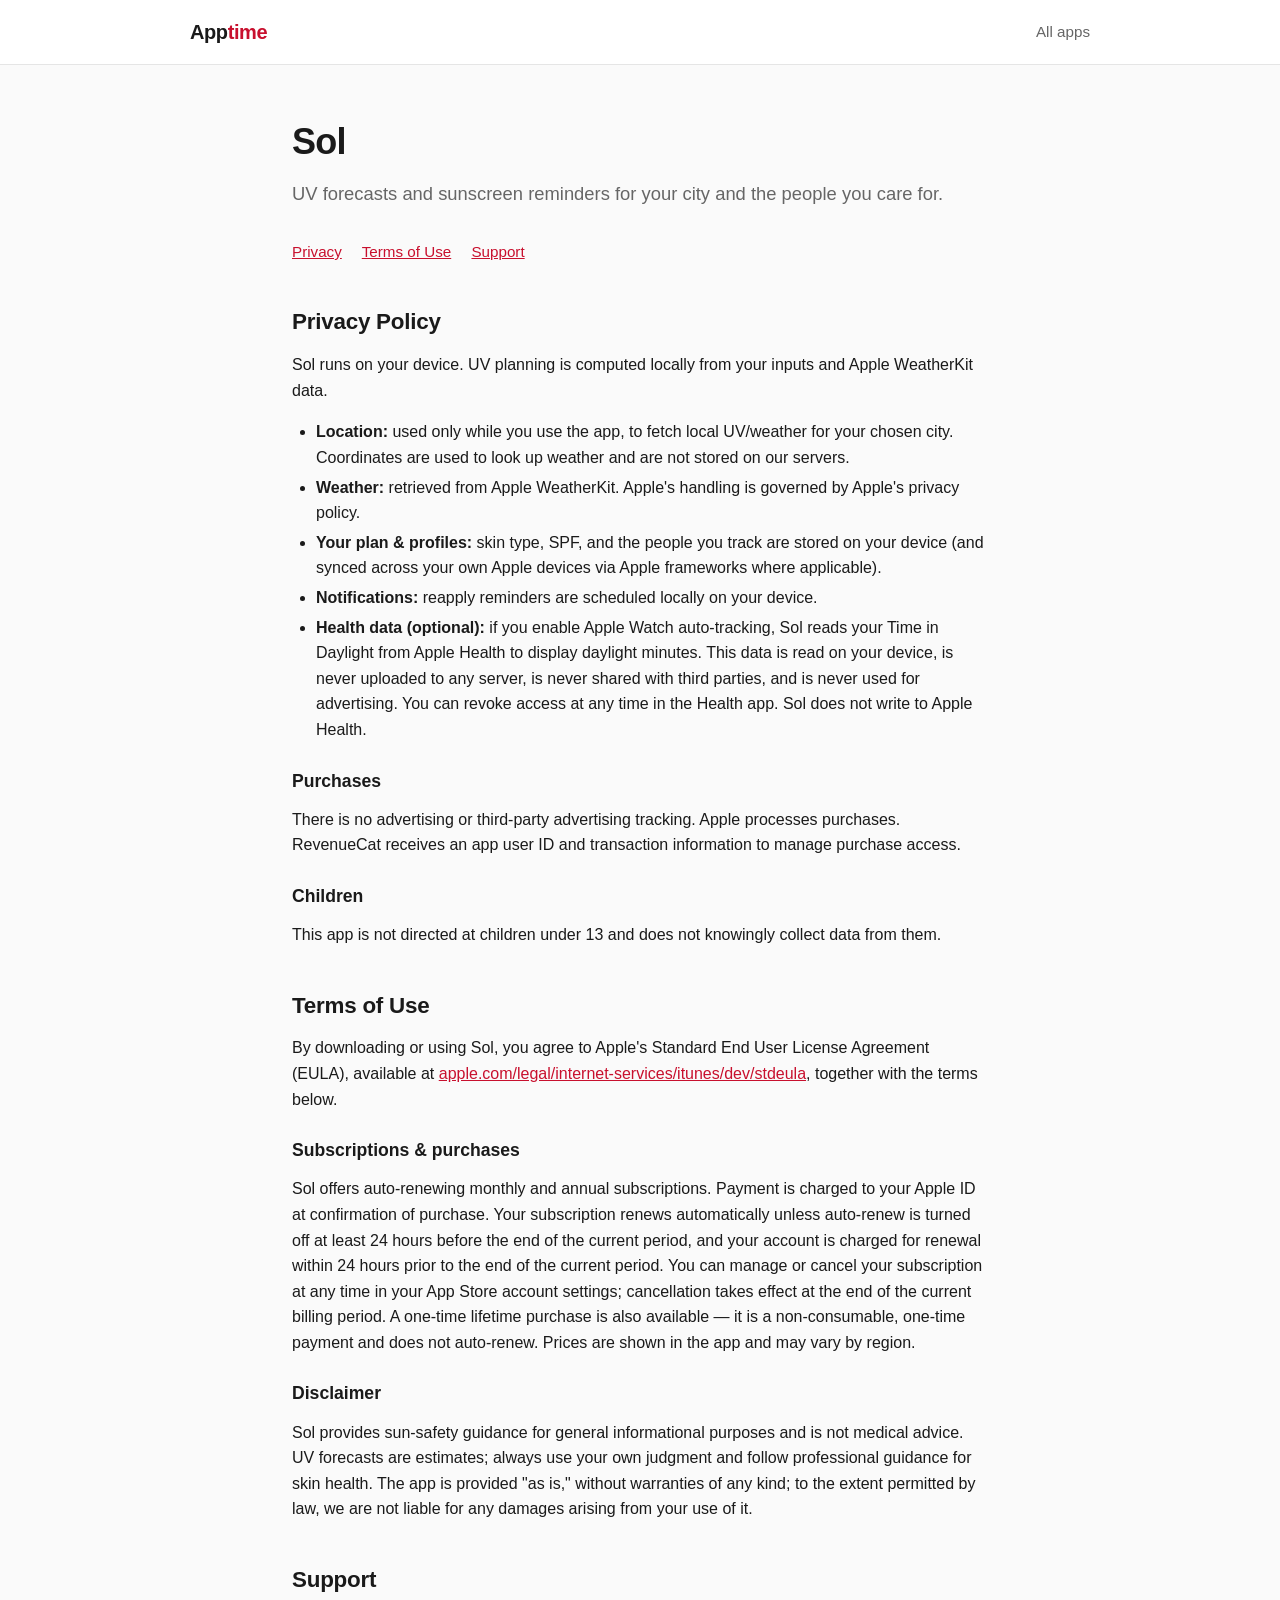
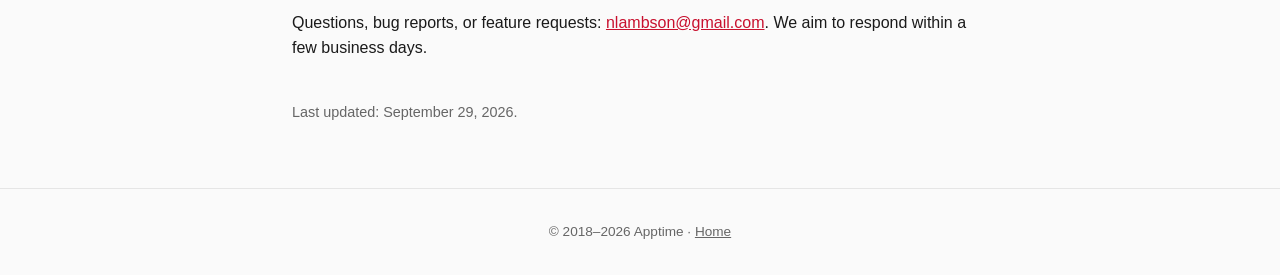
<file: sol.html>
<!DOCTYPE html>
<html lang="en">
<head>
<meta charset="utf-8">
<meta name="viewport" content="width=device-width, initial-scale=1">
<title>Sol — Privacy, Terms &amp; Support</title>
<link rel="stylesheet" href="/style.css">
</head>
<body>
<header>
  <nav>
    <a href="/" class="brand">App<span>time</span></a>
    <div class="links">
      <a href="/">All apps</a>
    </div>
  </nav>
</header>
<main>
  <h1>Sol</h1>
  <p class="lede">UV forecasts and sunscreen reminders for your city and the people you care for.</p>
  <p class="subnav"><a href="#privacy">Privacy</a> <a href="#terms">Terms of Use</a> <a href="#support">Support</a></p>

  <h2 id="privacy">Privacy Policy</h2>
  <p>Sol runs on your device. UV planning is computed locally from your inputs and Apple WeatherKit data.</p>
  <ul>
    <li><strong>Location:</strong> used only while you use the app, to fetch local UV/weather for your chosen city. Coordinates are used to look up weather and are not stored on our servers.</li>
    <li><strong>Weather:</strong> retrieved from Apple WeatherKit. Apple's handling is governed by Apple's privacy policy.</li>
    <li><strong>Your plan &amp; profiles:</strong> skin type, SPF, and the people you track are stored on your device (and synced across your own Apple devices via Apple frameworks where applicable).</li>
    <li><strong>Notifications:</strong> reapply reminders are scheduled locally on your device.</li>
    <li><strong>Health data (optional):</strong> if you enable Apple Watch auto-tracking, Sol reads your Time in Daylight from Apple Health to display daylight minutes. This data is read on your device, is never uploaded to any server, is never shared with third parties, and is never used for advertising. You can revoke access at any time in the Health app. Sol does not write to Apple Health.</li>
  </ul>
  <h3>Purchases</h3>
  <p>There is no advertising or third-party advertising tracking. Apple processes purchases. RevenueCat receives an app user ID and transaction information to manage purchase access.</p>
  <h3>Children</h3>
  <p>This app is not directed at children under 13 and does not knowingly collect data from them.</p>

  <h2 id="terms">Terms of Use</h2>
  <p>By downloading or using Sol, you agree to Apple's Standard End User License Agreement (EULA), available at <a href="https://www.apple.com/legal/internet-services/itunes/dev/stdeula/">apple.com/legal/internet-services/itunes/dev/stdeula</a>, together with the terms below.</p>
  <h3>Subscriptions &amp; purchases</h3>
  <p>Sol offers auto-renewing monthly and annual subscriptions. Payment is charged to your Apple&nbsp;ID at confirmation of purchase. Your subscription renews automatically unless auto-renew is turned off at least 24 hours before the end of the current period, and your account is charged for renewal within 24 hours prior to the end of the current period. You can manage or cancel your subscription at any time in your App&nbsp;Store account settings; cancellation takes effect at the end of the current billing period. A one-time lifetime purchase is also available &mdash; it is a non-consumable, one-time payment and does not auto-renew. Prices are shown in the app and may vary by region.</p>
  <h3>Disclaimer</h3>
  <p>Sol provides sun-safety guidance for general informational purposes and is not medical advice. UV forecasts are estimates; always use your own judgment and follow professional guidance for skin health. The app is provided "as is," without warranties of any kind; to the extent permitted by law, we are not liable for any damages arising from your use of it.</p>

  <h2 id="support">Support</h2>
  <p>Questions, bug reports, or feature requests: <a href="mailto:nlambson@gmail.com">nlambson@gmail.com</a>. We aim to respond within a few business days.</p>

  <p class="updated">Last updated: September 29, 2026.</p>
</main>
<footer>
  &copy; 2018&ndash;2026 Apptime &middot; <a href="/">Home</a>
</footer>
</body>
</html>
</file>
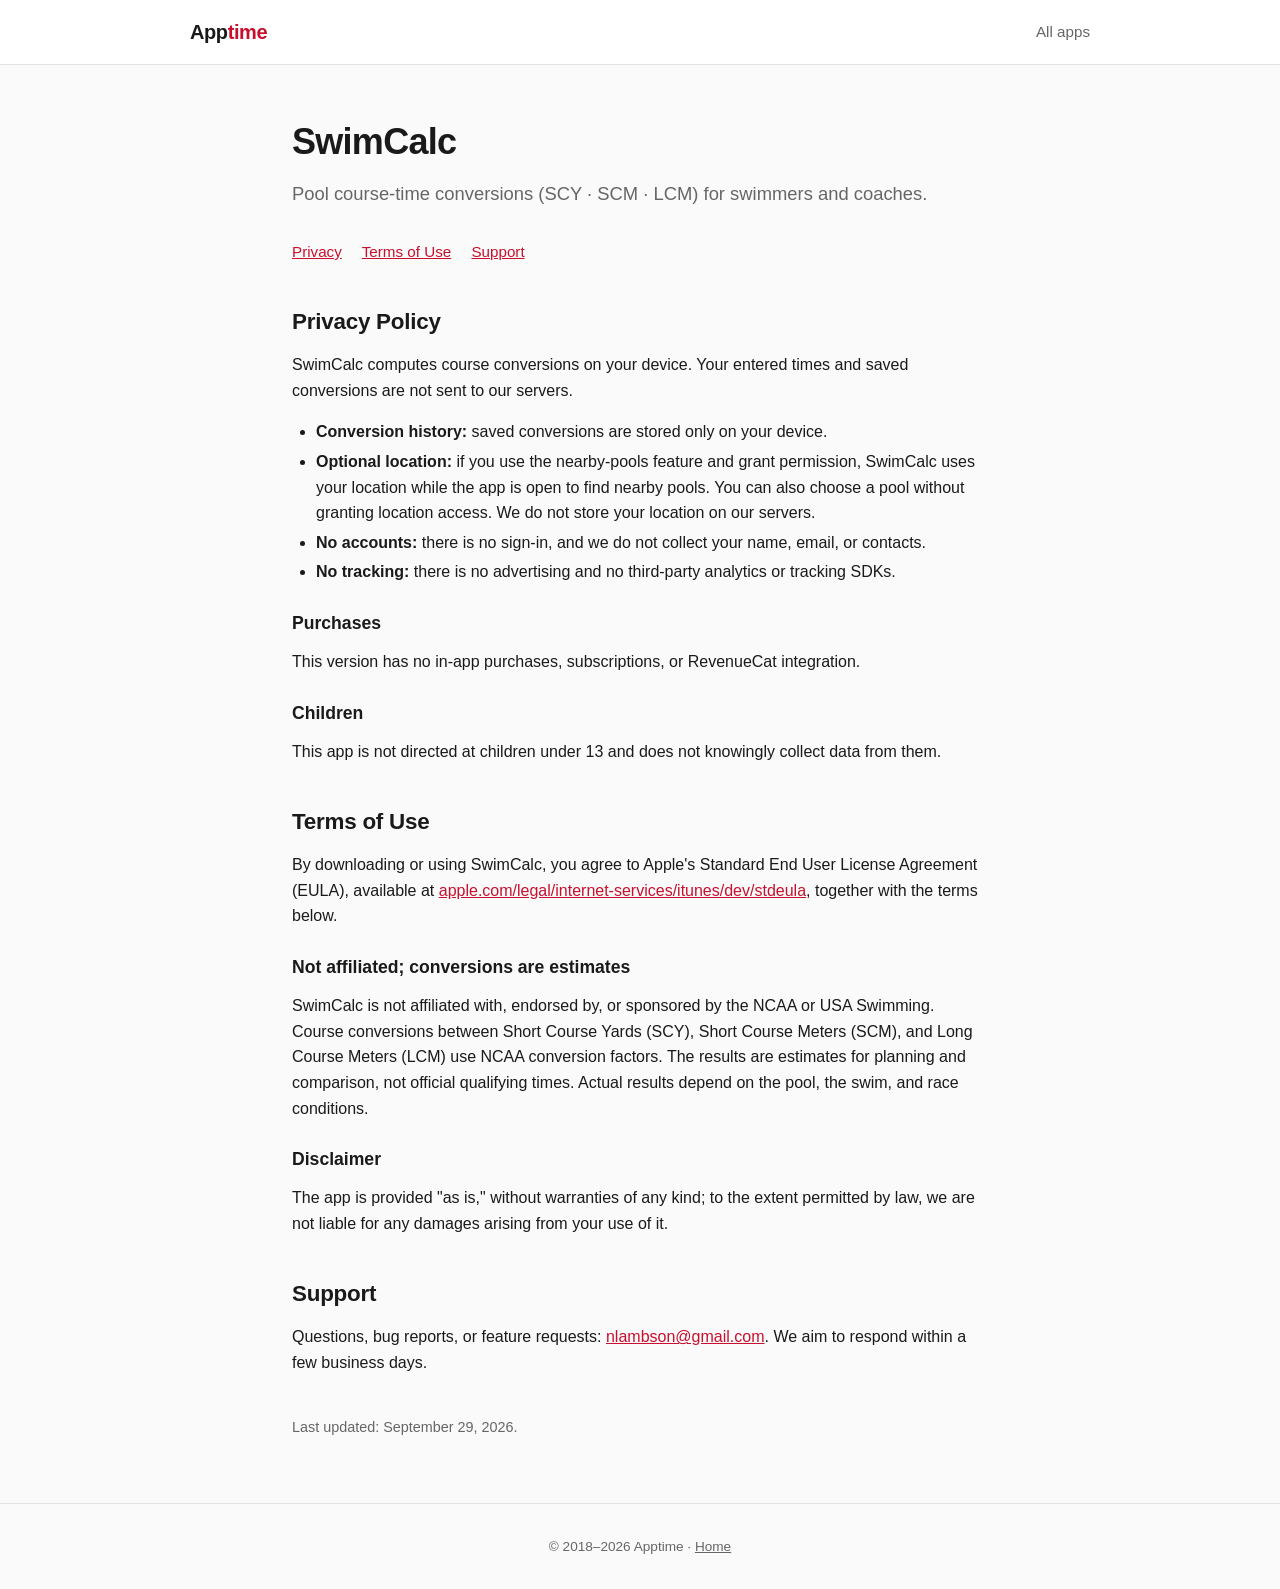
<file: swimcalc.html>
<!DOCTYPE html>
<html lang="en">
<head>
<meta charset="utf-8">
<meta name="viewport" content="width=device-width, initial-scale=1">
<title>SwimCalc — Privacy, Terms &amp; Support</title>
<link rel="stylesheet" href="/style.css">
</head>
<body>
<header>
  <nav>
    <a href="/" class="brand">App<span>time</span></a>
    <div class="links">
      <a href="/">All apps</a>
    </div>
  </nav>
</header>
<main>
  <h1>SwimCalc</h1>
  <p class="lede">Pool course-time conversions (SCY · SCM · LCM) for swimmers and coaches.</p>
  <p class="subnav"><a href="#privacy">Privacy</a> <a href="#terms">Terms of Use</a> <a href="#support">Support</a></p>

  <h2 id="privacy">Privacy Policy</h2>
  <p>SwimCalc computes course conversions on your device. Your entered times and saved conversions are not sent to our servers.</p>
  <ul>
    <li><strong>Conversion history:</strong> saved conversions are stored only on your device.</li>
    <li><strong>Optional location:</strong> if you use the nearby-pools feature and grant permission, SwimCalc uses your location while the app is open to find nearby pools. You can also choose a pool without granting location access. We do not store your location on our servers.</li>
    <li><strong>No accounts:</strong> there is no sign-in, and we do not collect your name, email, or contacts.</li>
    <li><strong>No tracking:</strong> there is no advertising and no third-party analytics or tracking SDKs.</li>
  </ul>
  <h3>Purchases</h3>
  <p>This version has no in-app purchases, subscriptions, or RevenueCat integration.</p>
  <h3>Children</h3>
  <p>This app is not directed at children under 13 and does not knowingly collect data from them.</p>

  <h2 id="terms">Terms of Use</h2>
  <p>By downloading or using SwimCalc, you agree to Apple's Standard End User License Agreement (EULA), available at <a href="https://www.apple.com/legal/internet-services/itunes/dev/stdeula/">apple.com/legal/internet-services/itunes/dev/stdeula</a>, together with the terms below.</p>
  <h3>Not affiliated; conversions are estimates</h3>
  <p>SwimCalc is not affiliated with, endorsed by, or sponsored by the NCAA or USA Swimming. Course conversions between Short Course Yards (SCY), Short Course Meters (SCM), and Long Course Meters (LCM) use NCAA conversion factors. The results are estimates for planning and comparison, not official qualifying times. Actual results depend on the pool, the swim, and race conditions.</p>
  <h3>Disclaimer</h3>
  <p>The app is provided "as is," without warranties of any kind; to the extent permitted by law, we are not liable for any damages arising from your use of it.</p>

  <h2 id="support">Support</h2>
  <p>Questions, bug reports, or feature requests: <a href="mailto:nlambson@gmail.com?subject=SwimCalc%20support">nlambson@gmail.com</a>. We aim to respond within a few business days.</p>

  <p class="updated">Last updated: September 29, 2026.</p>
</main>
<footer>
  &copy; 2018&ndash;2026 Apptime &middot; <a href="/">Home</a>
</footer>
</body>
</html>
</file>
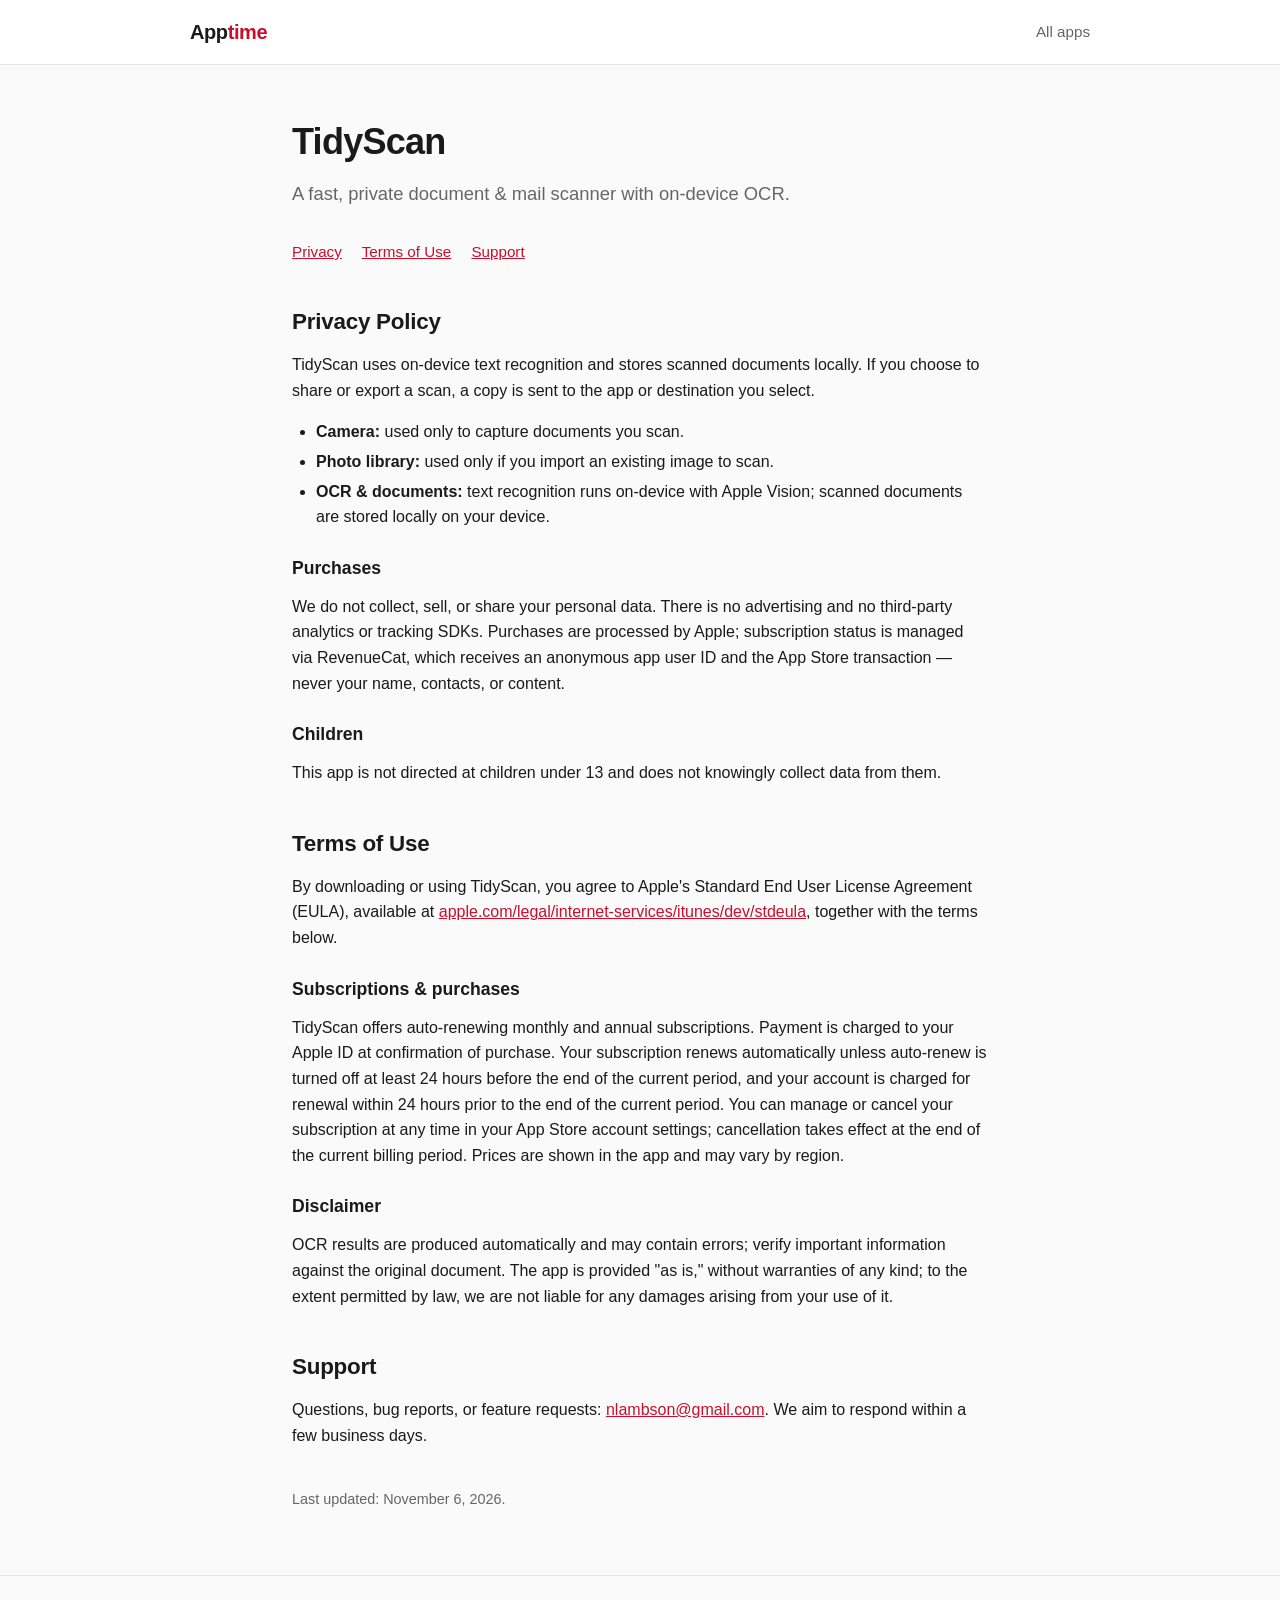
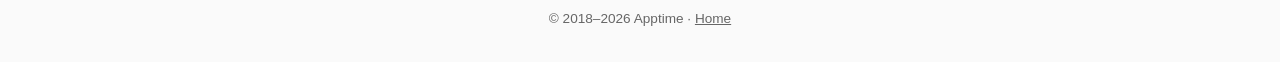
<file: tidyscan.html>
<!DOCTYPE html>
<html lang="en">
<head>
<meta charset="utf-8">
<meta name="viewport" content="width=device-width, initial-scale=1">
<title>TidyScan — Privacy, Terms &amp; Support</title>
<link rel="stylesheet" href="/style.css">
</head>
<body>
<header>
  <nav>
    <a href="/" class="brand">App<span>time</span></a>
    <div class="links">
      <a href="/">All apps</a>
    </div>
  </nav>
</header>
<main>
  <h1>TidyScan</h1>
  <p class="lede">A fast, private document &amp; mail scanner with on-device OCR.</p>
  <p class="subnav"><a href="#privacy">Privacy</a> <a href="#terms">Terms of Use</a> <a href="#support">Support</a></p>

  <h2 id="privacy">Privacy Policy</h2>
  <p>TidyScan uses on-device text recognition and stores scanned documents locally. If you choose to share or export a scan, a copy is sent to the app or destination you select.</p>
  <ul>
    <li><strong>Camera:</strong> used only to capture documents you scan.</li>
    <li><strong>Photo library:</strong> used only if you import an existing image to scan.</li>
    <li><strong>OCR &amp; documents:</strong> text recognition runs on-device with Apple Vision; scanned documents are stored locally on your device.</li>
  </ul>
  <h3>Purchases</h3>
  <p>We do not collect, sell, or share your personal data. There is no advertising and no third-party analytics or tracking SDKs. Purchases are processed by Apple; subscription status is managed via RevenueCat, which receives an anonymous app user ID and the App Store transaction &mdash; never your name, contacts, or content.</p>
  <h3>Children</h3>
  <p>This app is not directed at children under 13 and does not knowingly collect data from them.</p>

  <h2 id="terms">Terms of Use</h2>
  <p>By downloading or using TidyScan, you agree to Apple's Standard End User License Agreement (EULA), available at <a href="https://www.apple.com/legal/internet-services/itunes/dev/stdeula/">apple.com/legal/internet-services/itunes/dev/stdeula</a>, together with the terms below.</p>
  <h3>Subscriptions &amp; purchases</h3>
  <p>TidyScan offers auto-renewing monthly and annual subscriptions. Payment is charged to your Apple&nbsp;ID at confirmation of purchase. Your subscription renews automatically unless auto-renew is turned off at least 24 hours before the end of the current period, and your account is charged for renewal within 24 hours prior to the end of the current period. You can manage or cancel your subscription at any time in your App&nbsp;Store account settings; cancellation takes effect at the end of the current billing period. Prices are shown in the app and may vary by region.</p>
  <h3>Disclaimer</h3>
  <p>OCR results are produced automatically and may contain errors; verify important information against the original document. The app is provided "as is," without warranties of any kind; to the extent permitted by law, we are not liable for any damages arising from your use of it.</p>

  <h2 id="support">Support</h2>
  <p>Questions, bug reports, or feature requests: <a href="mailto:nlambson@gmail.com">nlambson@gmail.com</a>. We aim to respond within a few business days.</p>

  <p class="updated">Last updated: November 6, 2026.</p>
</main>
<footer>
  &copy; 2018&ndash;2026 Apptime &middot; <a href="/">Home</a>
</footer>
</body>
</html>
</file>
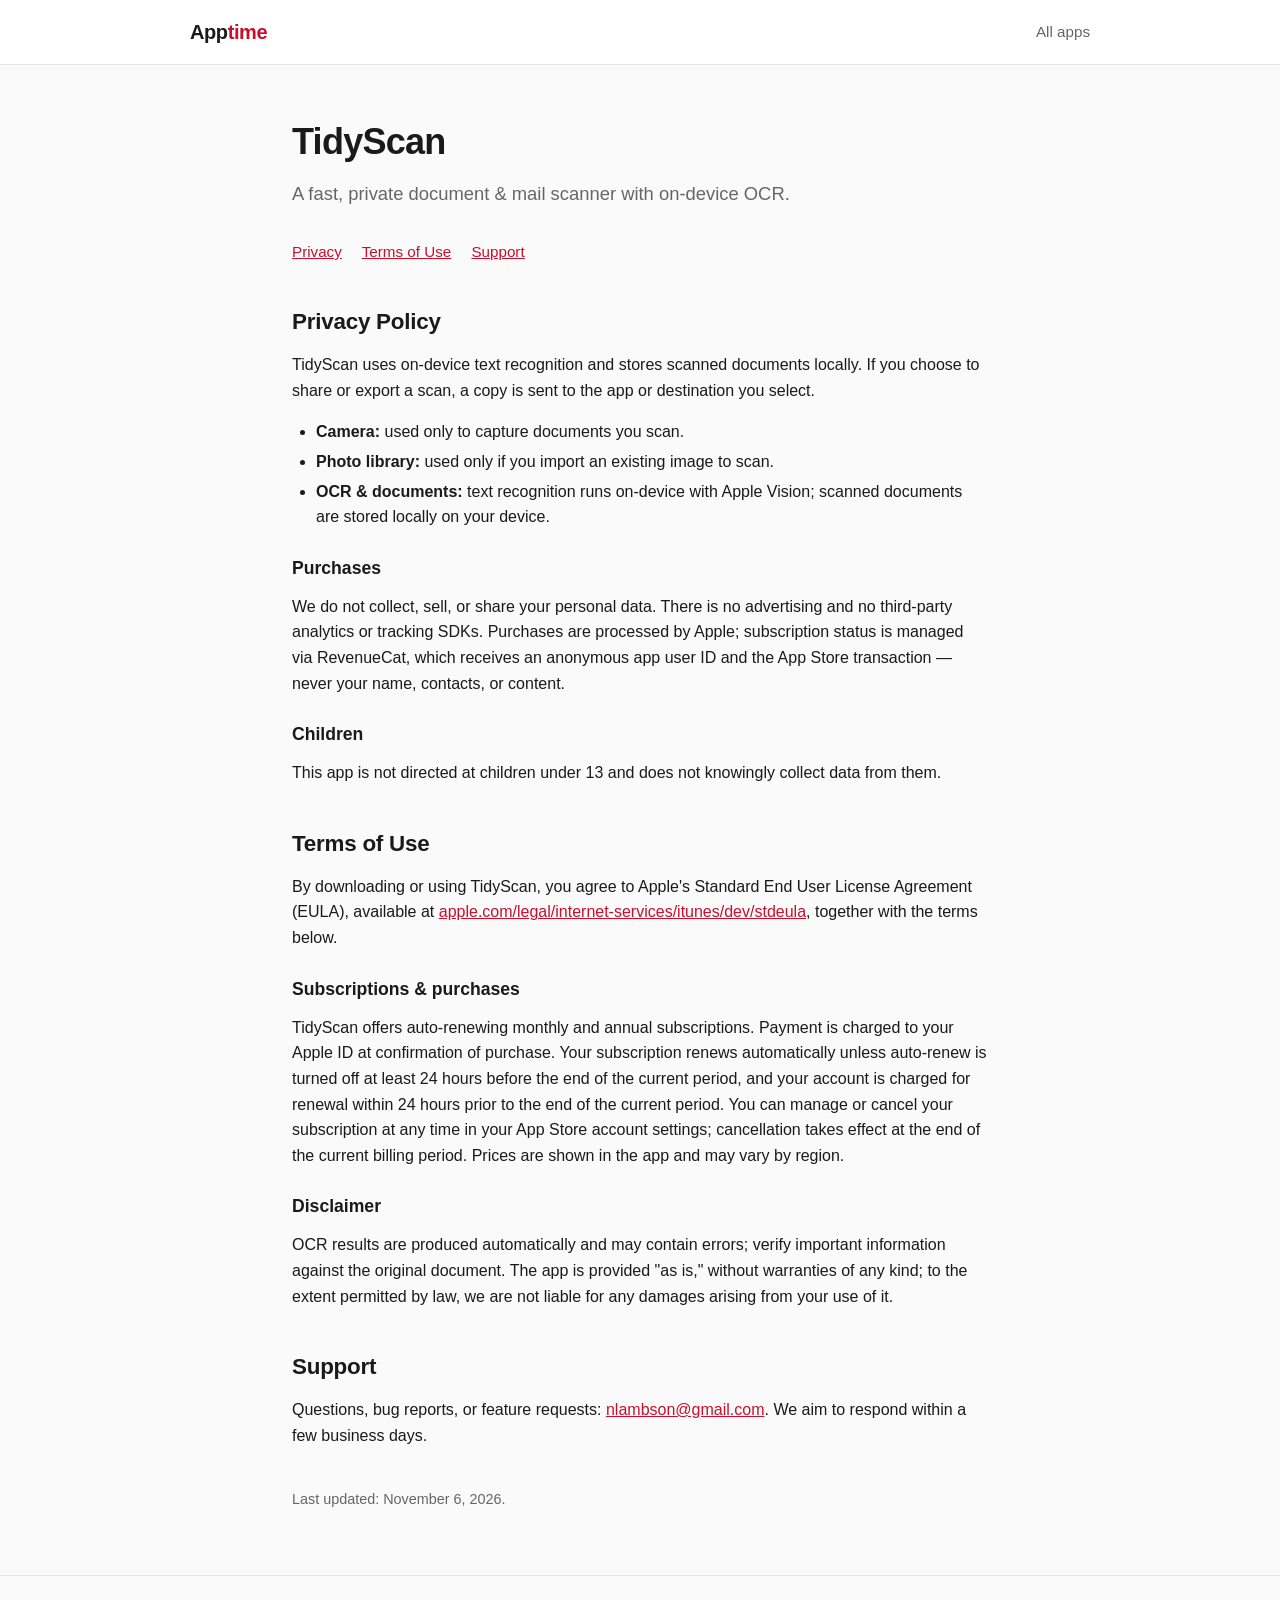
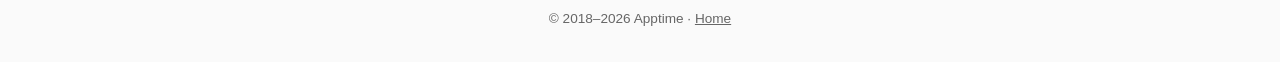
<file: tidyscan/privacy.html>
<!DOCTYPE html>
<html lang="en">
<head>
<meta charset="utf-8">
<meta name="viewport" content="width=device-width, initial-scale=1">
<meta http-equiv="refresh" content="0; url=/tidyscan.html">
<link rel="canonical" href="/tidyscan.html">
<title>TidyScan — Privacy, Terms &amp; Support</title>
<link rel="stylesheet" href="/style.css">
</head>
<body>
<main>
  <p>This page has moved to <a href="/tidyscan.html">nlambson.github.io/tidyscan.html</a>. Redirecting&hellip;</p>
</main>
<script>location.replace("/tidyscan.html");</script>
</body>
</html>
</file>
<file: style.css>
:root {
  --bg: #fafafa;
  --fg: #1a1a1a;
  --muted: #666;
  --accent: #c8102e;
  --border: #e5e5e5;
  --card: #fff;
}

* { box-sizing: border-box; }

body {
  font-family: -apple-system, BlinkMacSystemFont, "Segoe UI", Roboto, sans-serif;
  background: var(--bg);
  color: var(--fg);
  margin: 0;
  line-height: 1.6;
}

header {
  background: var(--card);
  border-bottom: 1px solid var(--border);
  padding: 1rem 2rem;
}

header nav {
  max-width: 900px;
  margin: 0 auto;
  display: flex;
  align-items: center;
  justify-content: space-between;
}

header .brand {
  font-weight: 700;
  font-size: 1.25rem;
  color: var(--fg);
  text-decoration: none;
  letter-spacing: -0.02em;
}

header .brand span {
  color: var(--accent);
}

header .links a {
  color: var(--muted);
  text-decoration: none;
  margin-left: 1.5rem;
  font-size: 0.95rem;
}

header .links a:hover {
  color: var(--fg);
}

main {
  max-width: 760px;
  margin: 3rem auto;
  padding: 0 2rem;
}

main h1 {
  font-size: 2.25rem;
  letter-spacing: -0.02em;
  margin: 0 0 0.5rem;
}

main h2 {
  font-size: 1.4rem;
  margin: 2.5rem 0 0.75rem;
  letter-spacing: -0.01em;
}

main h3 {
  font-size: 1.1rem;
  margin: 1.5rem 0 0.5rem;
}

main .lede {
  font-size: 1.15rem;
  color: var(--muted);
  margin: 0 0 2rem;
}

main ul {
  padding-left: 1.5rem;
}

main li {
  margin: 0.25rem 0;
}

main p {
  margin: 0.75rem 0;
}

main a {
  color: var(--accent);
}

.card {
  background: var(--card);
  border: 1px solid var(--border);
  border-radius: 12px;
  padding: 1.5rem;
  margin: 1rem 0;
  display: block;
  text-decoration: none;
  color: var(--fg);
}

.card:hover {
  border-color: var(--accent);
}

.card h3 {
  margin-top: 0;
  color: var(--accent);
}

.card p {
  color: var(--muted);
  margin: 0.5rem 0 0;
}

.note {
  background: #fff8e1;
  border-left: 3px solid #f5a623;
  padding: 0.75rem 1rem;
  margin: 1.5rem 0;
  border-radius: 4px;
  font-size: 0.95rem;
}

footer {
  text-align: center;
  color: var(--muted);
  padding: 2rem;
  font-size: 0.85rem;
  border-top: 1px solid var(--border);
  margin-top: 4rem;
}

footer a {
  color: var(--muted);
}

.subnav {
  margin: 0 0 1.5rem;
  font-size: 0.95rem;
  color: var(--muted);
}

.subnav a {
  margin-right: 1rem;
}

main h2[id] {
  scroll-margin-top: 1.5rem;
}

.updated {
  color: var(--muted);
  font-size: 0.9rem;
  margin-top: 2.5rem;
}
</file>
